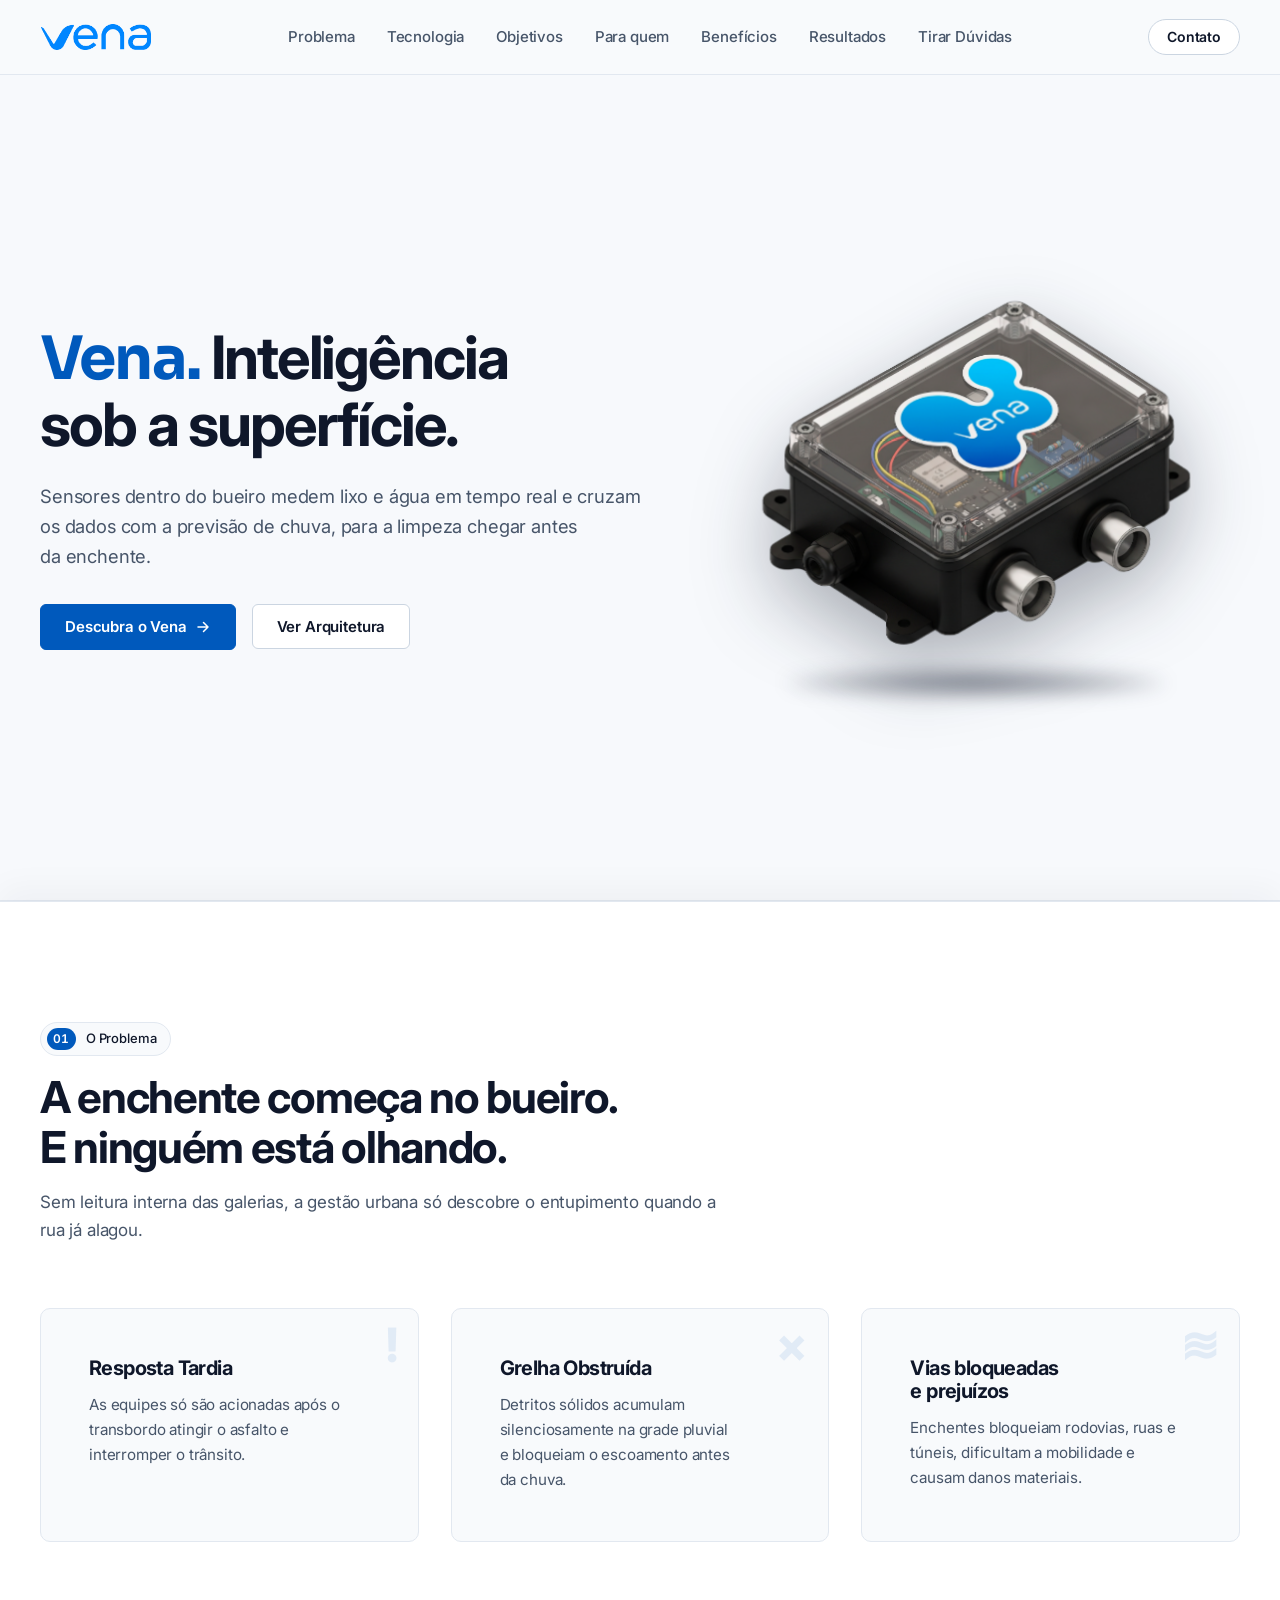
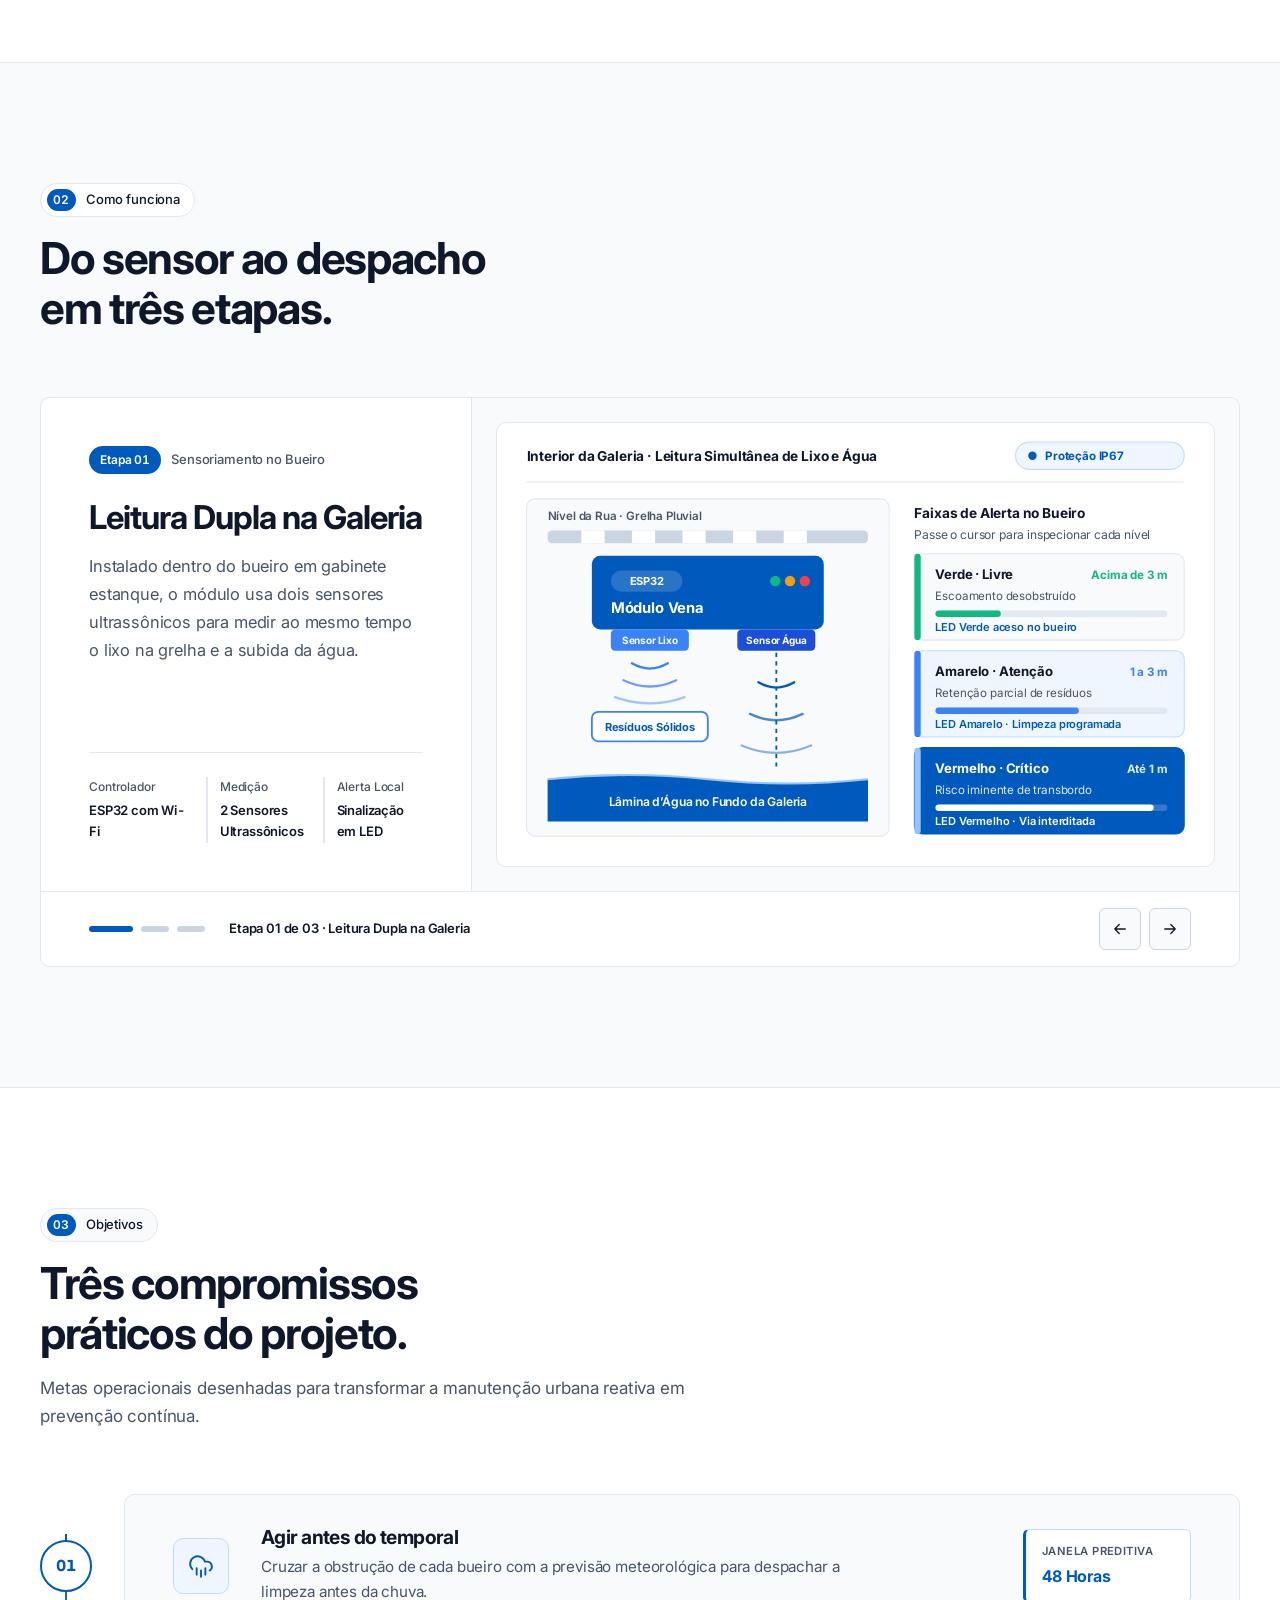
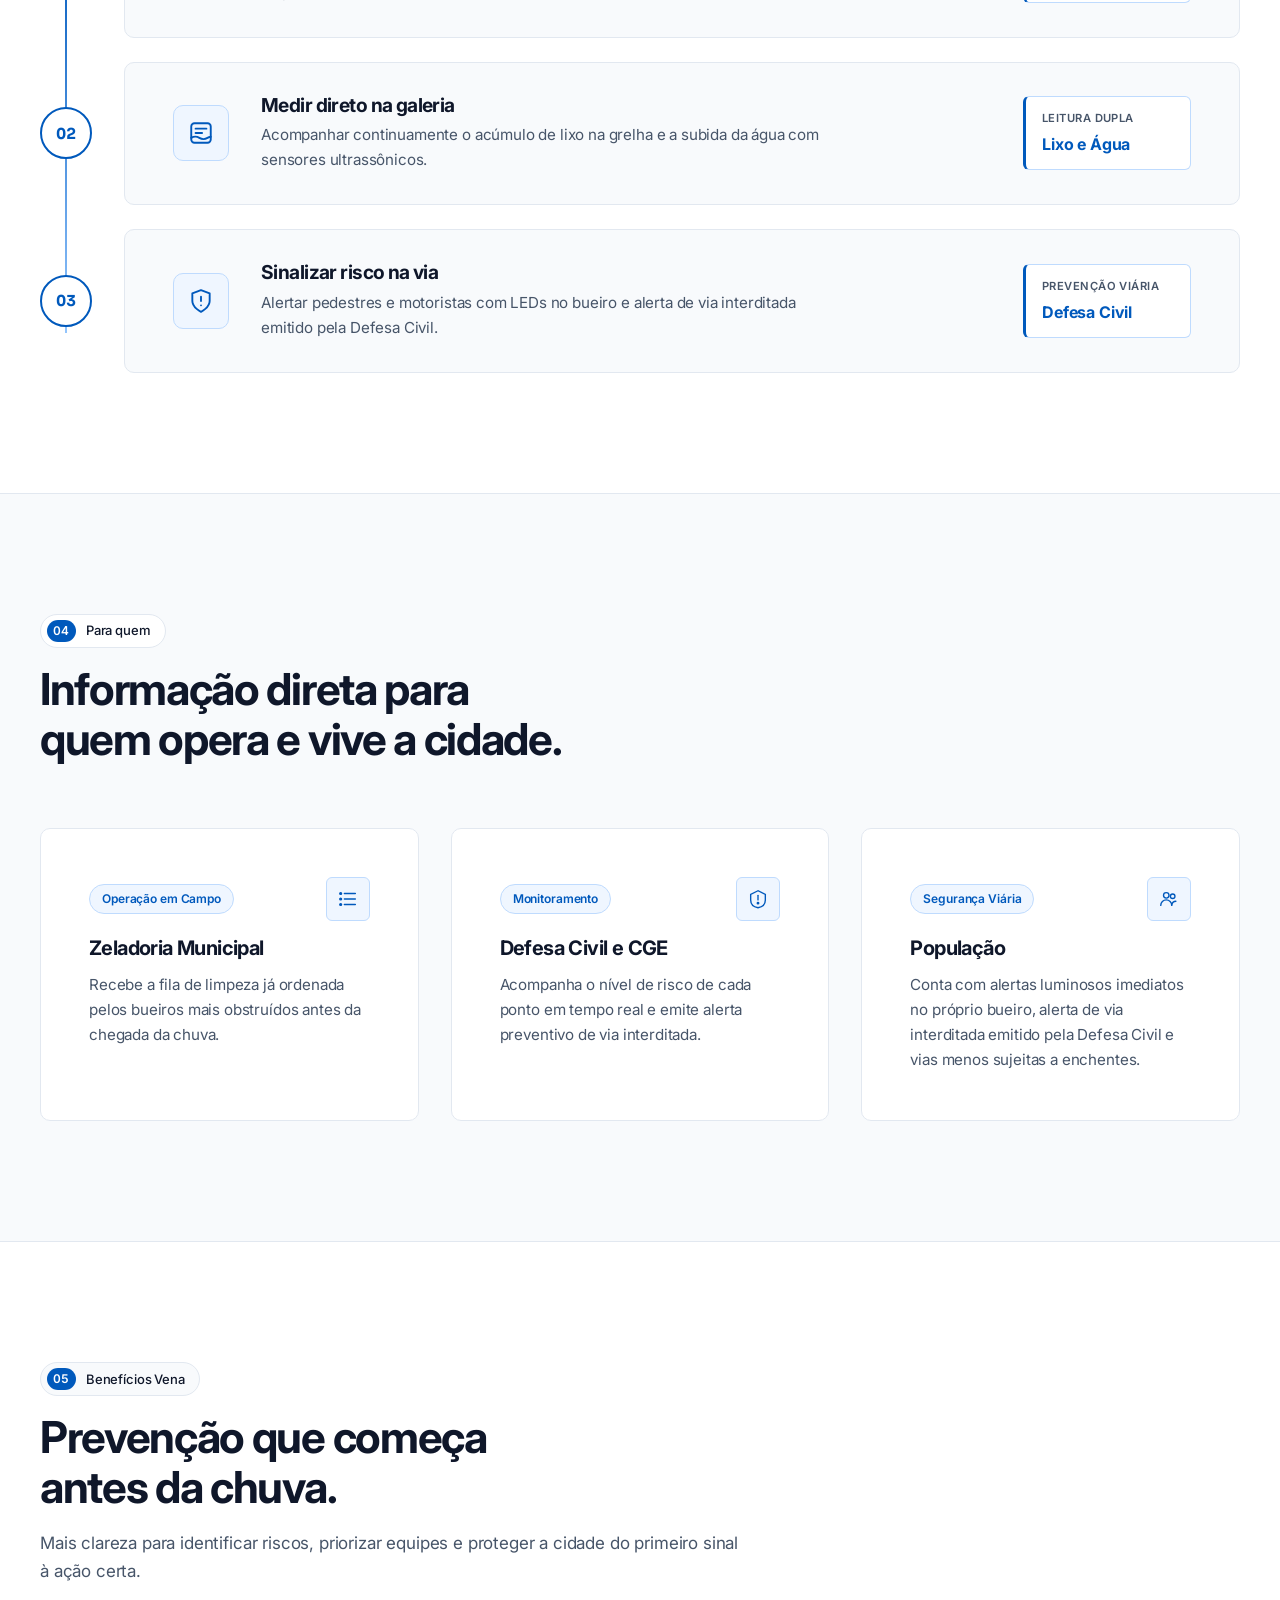
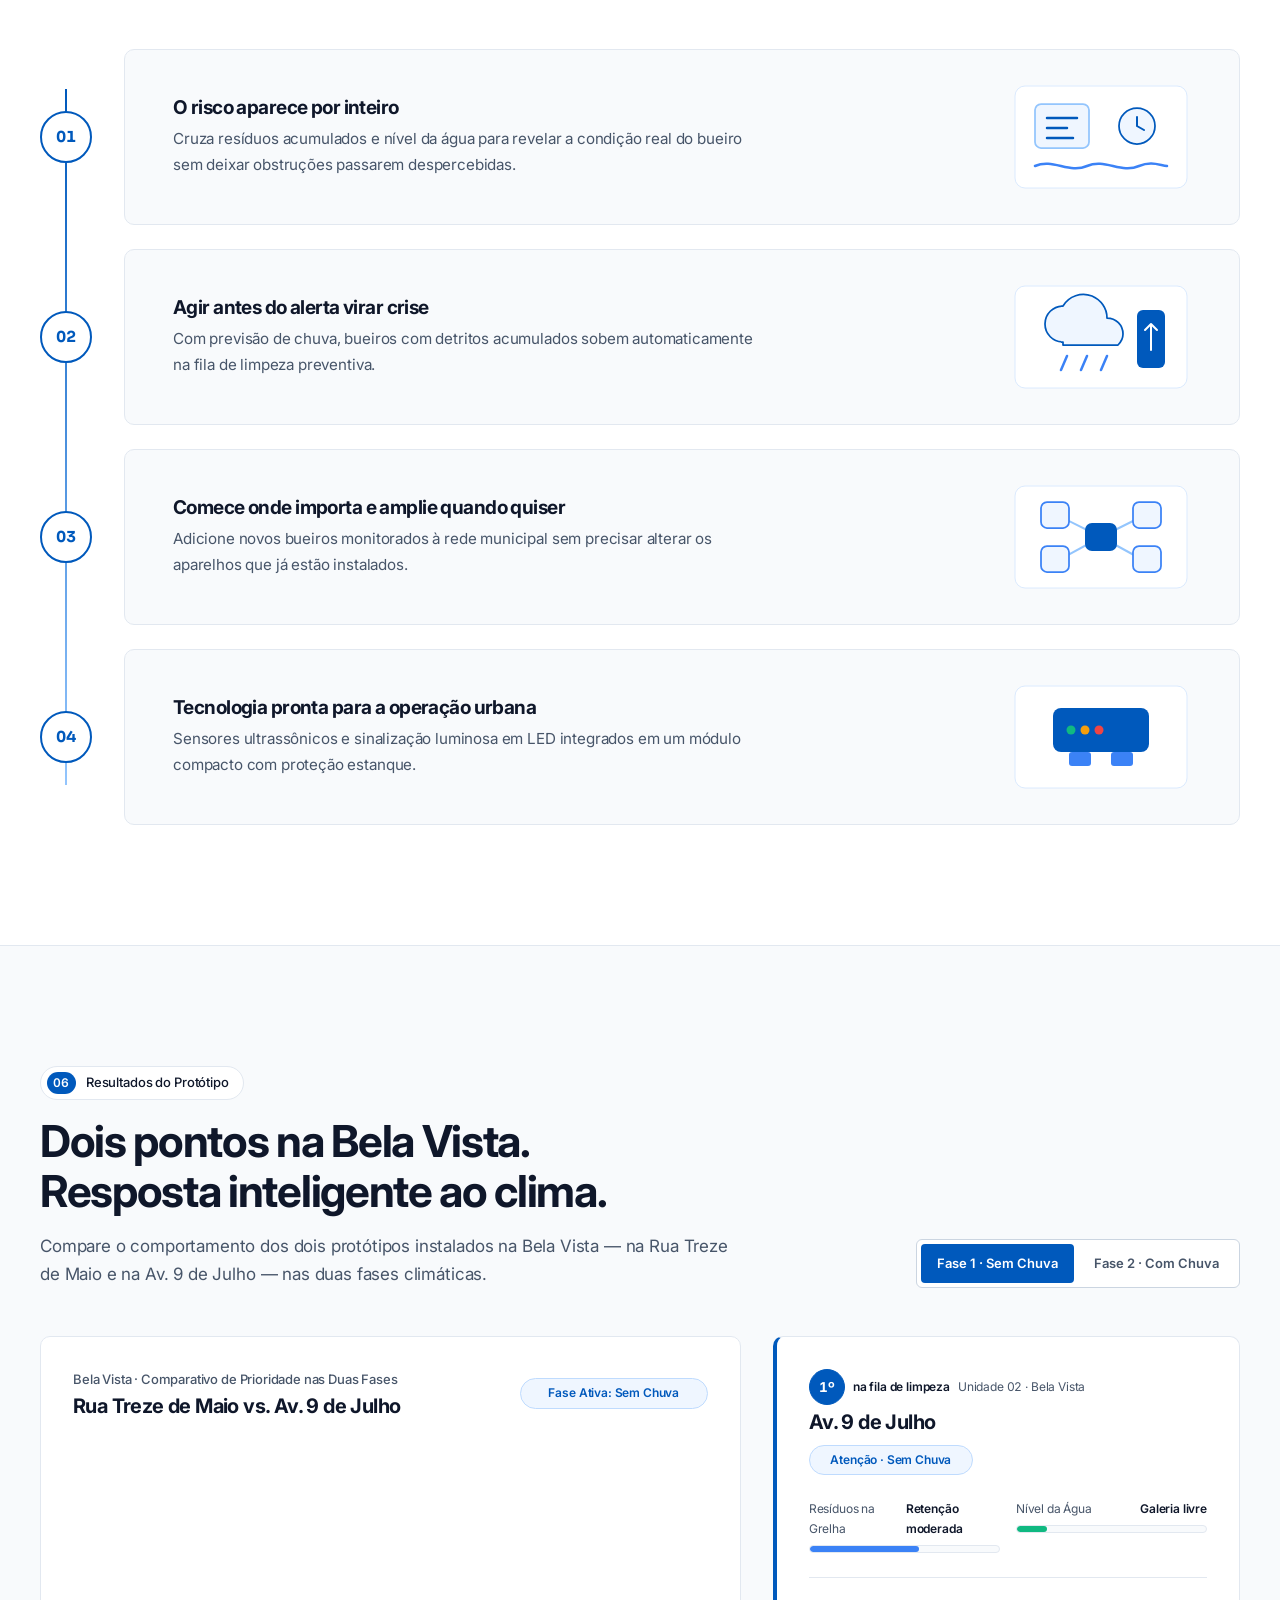
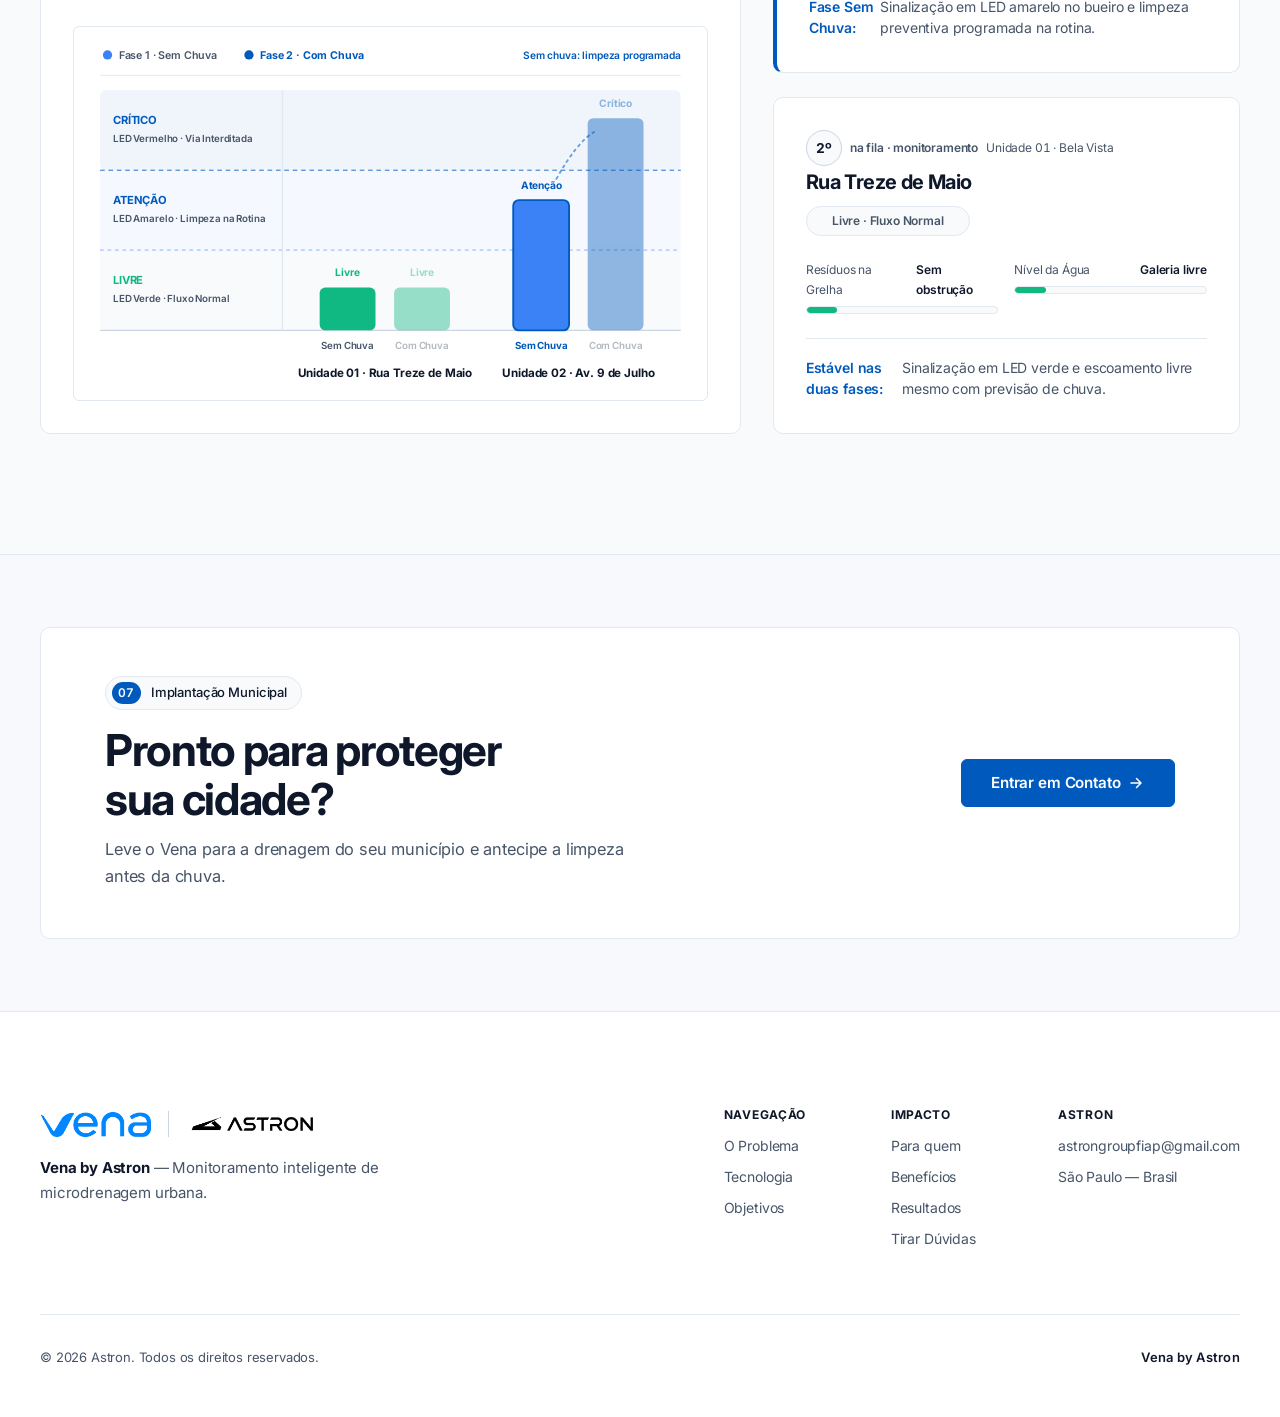
<file: index.html>
<!DOCTYPE html>
<html lang="pt-BR">
<head>
  <meta charset="utf-8">
  <meta name="viewport" content="width=device-width, initial-scale=1.0">
  <meta name="description" content="Sistema inteligente de monitoramento de drenagem urbana e prevenção de alagamentos desenvolvido pela Astron.">
  <link rel="preconnect" href="https://fonts.googleapis.com">
  <link rel="preconnect" href="https://fonts.gstatic.com" crossorigin>
  <link href="https://fonts.googleapis.com/css2?family=Inter:wght@400;500;600;700&amp;family=Sora:wght@700;800&amp;display=swap" rel="stylesheet">
  <link rel="stylesheet" href="assets/css/style.css">
  <link rel="icon" href="assets/img/logotitle.png" type="image/png">
  <title>Vena</title>
</head>
<body>
  <a href="#main-content" class="skip-link visually-hidden">Pular para o conteúdo principal</a>

  <div id="custom-cursor" class="custom-cursor" aria-hidden="true"></div>

  <header id="site-header" class="site-header">
    <div class="container header-inner">
      <a href="#" class="brand-link" aria-label="Vena by Astron — Início">
        <img src="assets/img/logo.png" alt="Vena Logo" class="brand-logo" width="112" height="28">
      </a>

      <nav class="primary-nav" aria-label="Principal">
        <ul class="nav-list">
          <li><a href="#problema" class="nav-link">Problema</a></li>
          <li><a href="#tecnologia" class="nav-link">Tecnologia</a></li>
          <li><a href="#objetivos" class="nav-link">Objetivos</a></li>
          <li><a href="#publico" class="nav-link">Para quem</a></li>
          <li><a href="#beneficios" class="nav-link">Benefícios</a></li>
          <li><a href="#resultados" class="nav-link">Resultados</a></li>
          <li><a href="duvidas.html" class="nav-link">Tirar Dúvidas</a></li>
        </ul>
      </nav>

      <div class="header-actions">
        <a href="#contato" class="btn btn-contact btn-sm">Contato</a>
      </div>
    </div>
  </header>

  <main id="main-content" tabindex="-1">
    <section id="hero" class="hero-section" aria-label="Apresentação do dispositivo Vena">
      <video
        class="hero-video-bg"
        autoplay
        loop
        muted
        playsinline
        aria-hidden="true"
        width="1920"
        height="1080"
      >
        <source src="assets/video/hero-bg-video.mp4" type="video/mp4">
      </video>

      <div class="hero-video-overlay" aria-hidden="true"></div>

      <div class="container hero-stage">
        <div class="hero-copy reveal">
          <h1 class="hero-title">
            <span class="hero-title-brand">Vena.</span> Inteligência sob a superfície.
          </h1>

          <p class="hero-subtitle">
            Sensores dentro do bueiro medem lixo e água em tempo real e cruzam os dados com a previsão de chuva, para a limpeza chegar antes da enchente.
          </p>

          <div class="hero-cta-group">
            <a href="#problema" class="btn btn-primary">
              <span>Descubra o Vena</span>
              <svg aria-hidden="true" class="icon-arrow" width="16" height="16" viewBox="0 0 16 16" fill="none">
                <path d="M3 8H13M13 8L8.5 3.5M13 8L8.5 12.5" stroke="currentColor" stroke-width="1.5" stroke-linecap="round" stroke-linejoin="round"/>
              </svg>
            </a>
            <a href="#tecnologia" class="btn btn-secondary">Ver Arquitetura</a>
          </div>
        </div>

        <div class="hero-showcase" aria-label="Visualização 3D do hardware Vena">
          <div id="hero-device-scroll" class="hero-device-scroll">
            <div class="hero-device-float">
              <div class="hero-device-rig">
                <img
                  src="assets/img/vena-device.png"
                  alt="Dispositivo IoT Vena flutuando em perspectiva isométrica: gabinete preto fosco IP67 com tampa superior transparente exibindo circuito ESP32 interno e dois sensores ultrassônicos metálicos inferiores"
                  class="hero-device-img"
                  width="1024"
                  height="768"
                  fetchpriority="high"
                >
              </div>
            </div>
          </div>
          <div class="device-floor-shadow" aria-hidden="true"></div>
        </div>
      </div>
    </section>

    <section id="problema" class="section-block section-surface">
      <div class="container">
        <div class="section-header reveal">
          <span class="section-kicker"><span class="kicker-num">01</span>O Problema</span>
          <h2 class="section-title">A enchente começa no bueiro. E ninguém está olhando.</h2>
          <p class="section-description">
            Sem leitura interna das galerias, a gestão urbana só descobre o entupimento quando a rua já alagou.
          </p>
        </div>

        <div class="grid-3">
          <article class="clean-card reveal">
            <span class="problem-symbol" aria-hidden="true">!</span>
            <h3 class="card-title">Resposta Tardia</h3>
            <p class="card-text">
              As equipes só são acionadas após o transbordo atingir o asfalto e interromper o trânsito.
            </p>
          </article>

          <article class="clean-card reveal">
            <span class="problem-symbol" aria-hidden="true">×</span>
            <h3 class="card-title">Grelha Obstruída</h3>
            <p class="card-text">
              Detritos sólidos acumulam silenciosamente na grade pluvial e bloqueiam o escoamento antes da chuva.
            </p>
          </article>

          <article class="clean-card reveal">
            <span class="problem-symbol" aria-hidden="true">≋</span>
            <h3 class="card-title">Vias bloqueadas e prejuízos</h3>
            <p class="card-text">
              Enchentes bloqueiam rodovias, ruas e túneis, dificultam a mobilidade e causam danos materiais.
            </p>
          </article>
        </div>
      </div>
    </section>

    <section id="tecnologia" class="section-block section-offwhite" aria-label="Tecnologia e Arquitetura Vena">
      <div class="container">
        <div class="section-header reveal">
          <span class="section-kicker"><span class="kicker-num">02</span>Como funciona</span>
          <h2 class="section-title">Do sensor ao despacho em três etapas.</h2>
        </div>

        <div
          id="vena-slider"
          class="slider-shell reveal"
          tabindex="0"
          role="region"
          aria-roledescription="carrossel"
          aria-label="Fases da arquitetura do sistema Vena"
        >
          <div class="slider-viewport">
            <div id="slider-track" class="slider-track">

              <article class="slider-slide is-selected" data-real-index="0" aria-label="1 de 3: Leitura Dupla na Galeria">
                <div class="slide-split-card">
                  <div class="slide-copy-col">
                    <div class="slide-copy-body">
                      <div class="slide-badge-row">
                        <span class="slide-step-pill">Etapa 01</span>
                        <span class="slide-tag">Sensoriamento no Bueiro</span>
                      </div>

                      <h3 class="slide-headline">Leitura Dupla na Galeria</h3>

                      <p class="slide-description">
                        Instalado dentro do bueiro em gabinete estanque, o módulo usa dois sensores ultrassônicos para medir ao mesmo tempo o lixo na grelha e a subida da água.
                      </p>
                    </div>

                    <dl class="slide-specs-grid">
                      <div class="spec-box">
                        <dt>Controlador</dt>
                        <dd>ESP32 com Wi-Fi</dd>
                      </div>
                      <div class="spec-box">
                        <dt>Medição</dt>
                        <dd>2 Sensores Ultrassônicos</dd>
                      </div>
                      <div class="spec-box">
                        <dt>Alerta Local</dt>
                        <dd>Sinalização em LED</dd>
                      </div>
                    </dl>
                  </div>

                  <div class="slide-visual-col">
                    <figure
                      class="technical-diagram-frame interactive-chart-shell"
                      id="chart-shell-edge"
                      data-chart-id="tech-edge"
                      aria-label="Diagrama interativo de leitura dupla na galeria e faixas de alerta"
                    >
                      <div class="chart-svg-mount" id="chart-mount-edge"></div>
                      <div class="chart-tooltip" id="tooltip-edge" role="status" aria-live="polite" hidden></div>
                    </figure>
                  </div>
                </div>
              </article>

              <article class="slider-slide" data-real-index="1" aria-label="2 de 3: Monitoramento e Previsão de Chuva">
                <div class="slide-split-card">
                  <div class="slide-copy-col">
                    <div class="slide-copy-body">
                      <div class="slide-badge-row">
                        <span class="slide-step-pill">Etapa 02</span>
                        <span class="slide-tag">Nuvem e Meteorologia</span>
                      </div>

                      <h3 class="slide-headline">Monitoramento e Previsão de Chuva</h3>

                      <p class="slide-description">
                        Os dados de cada bueiro seguem em tempo real para a central, que consulta a previsão meteorológica das próximas 48 horas para antecipar temporais.
                      </p>
                    </div>

                    <dl class="slide-specs-grid">
                      <div class="spec-box">
                        <dt>Transmissão</dt>
                        <dd>Tempo Real via Nuvem</dd>
                      </div>
                      <div class="spec-box">
                        <dt>Previsão</dt>
                        <dd>Janela de 48 Horas</dd>
                      </div>
                      <div class="spec-box">
                        <dt>Escala</dt>
                        <dd>Expansão por Bairro</dd>
                      </div>
                    </dl>
                  </div>

                  <div class="slide-visual-col">
                    <figure
                      class="technical-diagram-frame interactive-chart-shell"
                      id="chart-shell-forecast"
                      data-chart-id="tech-forecast"
                      aria-label="Gráfico interativo de telemetria e previsão de chuva para 48 horas"
                    >
                      <div class="chart-svg-mount" id="chart-mount-forecast"></div>
                      <div class="chart-tooltip" id="tooltip-forecast" role="status" aria-live="polite" hidden></div>
                    </figure>
                  </div>
                </div>
              </article>

              <article class="slider-slide" data-real-index="2" aria-label="3 de 3: Priorização Inteligente da Limpeza">
                <div class="slide-split-card">
                  <div class="slide-copy-col">
                    <div class="slide-copy-body">
                      <div class="slide-badge-row">
                        <span class="slide-step-pill">Etapa 03</span>
                        <span class="slide-tag">Decisão e Despacho</span>
                      </div>

                      <h3 class="slide-headline">Priorização Inteligente da Limpeza</h3>

                      <p class="slide-description">
                        O sistema cruza o nível de obstrução com a aproximação da chuva para ordenar a fila de limpeza e acionar o alerta de via interditada.
                      </p>
                    </div>

                    <dl class="slide-specs-grid">
                      <div class="spec-box">
                        <dt>Classificação</dt>
                        <dd>Livre, Atenção e Crítico</dd>
                      </div>
                      <div class="spec-box">
                        <dt>Prevenção</dt>
                        <dd>Elevação com Chuva</dd>
                      </div>
                      <div class="spec-box">
                        <dt>Resposta</dt>
                        <dd>Limpeza e Interdição</dd>
                      </div>
                    </dl>
                  </div>

                  <div class="slide-visual-col">
                    <figure
                      class="technical-diagram-frame interactive-chart-shell"
                      id="chart-shell-priority"
                      data-chart-id="tech-priority"
                      aria-label="Gráfico interativo de elevação preventiva de prioridade antes do temporal"
                    >
                      <div class="chart-svg-mount" id="chart-mount-priority"></div>
                      <div class="chart-tooltip" id="tooltip-priority" role="status" aria-live="polite" hidden></div>
                    </figure>
                  </div>
                </div>
              </article>

            </div>
          </div>

          <div class="slider-control-bar">
            <div class="slider-pagination-group">
              <div class="slider-dots" role="tablist" aria-label="Selecionar fase da arquitetura">
                <button
                  type="button"
                  role="tab"
                  class="slider-dot is-active"
                  aria-selected="true"
                  aria-label="Slide 1: Leitura Dupla na Galeria"
                  data-slide-to="0"
                  data-cursor="slider-nav"
                ></button>
                <button
                  type="button"
                  role="tab"
                  class="slider-dot"
                  aria-selected="false"
                  aria-label="Slide 2: Monitoramento e Previsão de Chuva"
                  data-slide-to="1"
                  data-cursor="slider-nav"
                ></button>
                <button
                  type="button"
                  role="tab"
                  class="slider-dot"
                  aria-selected="false"
                  aria-label="Slide 3: Priorização Inteligente da Limpeza"
                  data-slide-to="2"
                  data-cursor="slider-nav"
                ></button>
              </div>

              <p id="slider-status" class="slider-status" aria-live="polite">
                Etapa 01 de 03 · Leitura Dupla na Galeria
              </p>
            </div>

            <div class="slider-nav-group">
              <div class="slider-arrows" aria-label="Controles do carrossel">
                <button
                  type="button"
                  id="slider-prev"
                  class="slider-arrow"
                  data-cursor="slider-nav"
                  aria-label="Slide anterior"
                >
                  <svg aria-hidden="true" width="18" height="18" viewBox="0 0 24 24" fill="none" stroke="currentColor" stroke-width="1.75">
                    <path d="M19 12H5M5 12L11 18M5 12L11 6" stroke-linecap="round" stroke-linejoin="round"/>
                  </svg>
                </button>
                <button
                  type="button"
                  id="slider-next"
                  class="slider-arrow"
                  data-cursor="slider-nav"
                  aria-label="Próximo slide"
                >
                  <svg aria-hidden="true" width="18" height="18" viewBox="0 0 24 24" fill="none" stroke="currentColor" stroke-width="1.75">
                    <path d="M5 12H19M19 12L13 6M19 12L13 18" stroke-linecap="round" stroke-linejoin="round"/>
                  </svg>
                </button>
              </div>
            </div>
          </div>
        </div>
      </div>
    </section>

    <section id="objetivos" class="section-block section-surface">
      <div class="container">
        <div class="section-header reveal">
          <span class="section-kicker"><span class="kicker-num">03</span>Objetivos</span>
          <h2 class="section-title">Três compromissos práticos do projeto.</h2>
          <p class="section-description">
            Metas operacionais desenhadas para transformar a manutenção urbana reativa em prevenção contínua.
          </p>
        </div>

        <div class="objectives-list">
          <article class="objective-item reveal">
            <span class="objective-number" aria-hidden="true">01</span>
            <div class="objective-card">
              <div class="objective-icon-box" aria-hidden="true">
                <svg width="26" height="26" viewBox="0 0 24 24" fill="none" stroke="currentColor" stroke-width="1.75" stroke-linecap="round" stroke-linejoin="round">
                  <path d="M4 14.899A7 7 0 1 1 15.71 8h1.79a4.5 4.5 0 0 1 2.5 8.242"/>
                  <path d="M16 14v6M8 14v6M12 16v6"/>
                </svg>
              </div>
              <div class="objective-body">
                <h3 class="objective-title">Agir antes do temporal</h3>
                <p class="objective-text">
                  Cruzar a obstrução de cada bueiro com a previsão meteorológica para despachar a limpeza antes da chuva.
                </p>
              </div>
              <div class="objective-meta">
                <span class="objective-meta-label">Janela Preditiva</span>
                <strong class="objective-meta-value">48 Horas</strong>
              </div>
            </div>
          </article>

          <article class="objective-item reveal">
            <span class="objective-number" aria-hidden="true">02</span>
            <div class="objective-card">
              <div class="objective-icon-box" aria-hidden="true">
                <svg width="26" height="26" viewBox="0 0 24 24" fill="none" stroke="currentColor" stroke-width="1.75" stroke-linecap="round" stroke-linejoin="round">
                  <rect x="3" y="3" width="18" height="18" rx="3"/>
                  <path d="M7 8h10M7 12h6"/>
                  <path d="M3 16.5c2.5-1.5 5-1.5 7.5 0s5 1.5 7.5 0 1.5-.5 3-1"/>
                </svg>
              </div>
              <div class="objective-body">
                <h3 class="objective-title">Medir direto na galeria</h3>
                <p class="objective-text">
                  Acompanhar continuamente o acúmulo de lixo na grelha e a subida da água com sensores ultrassônicos.
                </p>
              </div>
              <div class="objective-meta">
                <span class="objective-meta-label">Leitura Dupla</span>
                <strong class="objective-meta-value">Lixo e Água</strong>
              </div>
            </div>
          </article>

          <article class="objective-item reveal">
            <span class="objective-number" aria-hidden="true">03</span>
            <div class="objective-card">
              <div class="objective-icon-box" aria-hidden="true">
                <svg width="26" height="26" viewBox="0 0 24 24" fill="none" stroke="currentColor" stroke-width="1.75" stroke-linecap="round" stroke-linejoin="round">
                  <path d="M12 22s8-4 8-10V5l-8-3-8 3v7c0 6 8 10 8 10z"/>
                  <path d="M12 8v4"/>
                  <path d="M12 16h.01"/>
                </svg>
              </div>
              <div class="objective-body">
                <h3 class="objective-title">Sinalizar risco na via</h3>
                <p class="objective-text">
                  Alertar pedestres e motoristas com LEDs no bueiro e alerta de via interditada emitido pela Defesa Civil.
                </p>
              </div>
              <div class="objective-meta">
                <span class="objective-meta-label">Prevenção Viária</span>
                <strong class="objective-meta-value">Defesa Civil</strong>
              </div>
            </div>
          </article>
        </div>
      </div>
    </section>

    <section id="publico" class="section-block section-offwhite">
      <div class="container">
        <div class="section-header reveal">
          <span class="section-kicker"><span class="kicker-num">04</span>Para quem</span>
          <h2 class="section-title">Informação direta para quem opera e vive a cidade.</h2>
        </div>

        <div class="grid-3">
          <article class="audience-card reveal">
            <div class="audience-header">
              <span class="audience-badge">Operação em Campo</span>
              <div class="icon-box" aria-hidden="true">
                <svg width="22" height="22" viewBox="0 0 24 24" fill="none" stroke="currentColor" stroke-width="1.5">
                  <path d="M8 6H20M8 12H20M8 18H20" stroke-linecap="round"/>
                  <circle cx="4" cy="6" r="1" fill="currentColor"/>
                  <circle cx="4" cy="12" r="1" fill="currentColor"/>
                  <circle cx="4" cy="18" r="1" fill="currentColor"/>
                </svg>
              </div>
            </div>
            <h3 class="card-title">Zeladoria Municipal</h3>
            <p class="card-text">
              Recebe a fila de limpeza já ordenada pelos bueiros mais obstruídos antes da chegada da chuva.
            </p>
          </article>

          <article class="audience-card reveal">
            <div class="audience-header">
              <span class="audience-badge">Monitoramento</span>
              <div class="icon-box" aria-hidden="true">
                <svg width="22" height="22" viewBox="0 0 24 24" fill="none" stroke="currentColor" stroke-width="1.5">
                  <path d="M12 3L4 7V13C4 17.5 7.4 20.6 12 21.5C16.6 20.6 20 17.5 20 13V7L12 3Z"/>
                  <path d="M12 8V13" stroke-linecap="round"/>
                  <circle cx="12" cy="16.5" r="0.8" fill="currentColor"/>
                </svg>
              </div>
            </div>
            <h3 class="card-title">Defesa Civil e CGE</h3>
            <p class="card-text">
              Acompanha o nível de risco de cada ponto em tempo real e emite alerta preventivo de via interditada.
            </p>
          </article>

          <article class="audience-card reveal">
            <div class="audience-header">
              <span class="audience-badge">Segurança Viária</span>
              <div class="icon-box" aria-hidden="true">
                <svg width="22" height="22" viewBox="0 0 24 24" fill="none" stroke="currentColor" stroke-width="1.5">
                  <circle cx="9" cy="8" r="3"/>
                  <circle cx="16" cy="9" r="2.5"/>
                  <path d="M3 19C3 15.7 5.7 13 9 13C12.3 13 15 15.7 15 19" stroke-linecap="round"/>
                  <path d="M15 18.5C15.5 16.2 17.3 14.5 19.5 14.5" stroke-linecap="round"/>
                </svg>
              </div>
            </div>
            <h3 class="card-title">População</h3>
            <p class="card-text">
              Conta com alertas luminosos imediatos no próprio bueiro, alerta de via interditada emitido pela Defesa Civil e vias menos sujeitas a enchentes.
            </p>
          </article>
        </div>
      </div>
    </section>

    <section id="beneficios" class="section-block section-surface" aria-labelledby="benefits-title">
      <div class="container">
        <div class="section-header reveal">
          <span class="section-kicker"><span class="kicker-num">05</span>Benefícios Vena</span>
          <h2 class="section-title" id="benefits-title">Prevenção que começa antes da chuva.</h2>
          <p class="section-description">
            Mais clareza para identificar riscos, priorizar equipes e proteger a cidade do primeiro sinal à ação certa.
          </p>
        </div>

        <div class="benefits-timeline">
          <article class="benefit-item reveal">
            <span class="benefit-index" aria-hidden="true">01</span>
            <div class="benefit-body">
              <div class="benefit-copy">
                <h3 class="benefit-title">O risco aparece por inteiro</h3>
                <p class="benefit-text">
                  Cruza resíduos acumulados e nível da água para revelar a condição real do bueiro sem deixar obstruções passarem despercebidas.
                </p>
              </div>
              <div class="benefit-visual" aria-hidden="true">
                <svg viewBox="0 0 180 110" fill="none" xmlns="http://www.w3.org/2000/svg">
                  <rect x="4" y="4" width="172" height="102" rx="10" fill="#FFFFFF" stroke="#DBEAFE"/>
                  <rect x="24" y="22" width="54" height="44" rx="6" fill="#EFF6FF" stroke="#93C5FD" stroke-width="1.75"/>
                  <path d="M36 36H66M36 46H56M36 56H62" stroke="#0059BC" stroke-width="2.5" stroke-linecap="round"/>
                  <circle cx="126" cy="44" r="18" fill="#EFF6FF" stroke="#0059BC" stroke-width="1.75"/>
                  <path d="M126 35V44L133 48" stroke="#0059BC" stroke-width="2" stroke-linecap="round"/>
                  <path d="M24 84C42 76 58 92 76 84C94 76 110 92 128 84C140 79 148 83 156 84" stroke="#3B82F6" stroke-width="2.5" stroke-linecap="round"/>
                </svg>
              </div>
            </div>
          </article>

          <article class="benefit-item reveal">
            <span class="benefit-index" aria-hidden="true">02</span>
            <div class="benefit-body">
              <div class="benefit-copy">
                <h3 class="benefit-title">Agir antes do alerta virar crise</h3>
                <p class="benefit-text">
                  Com previsão de chuva, bueiros com detritos acumulados sobem automaticamente na fila de limpeza preventiva.
                </p>
              </div>
              <div class="benefit-visual" aria-hidden="true">
                <svg viewBox="0 0 180 110" fill="none" xmlns="http://www.w3.org/2000/svg">
                  <rect x="4" y="4" width="172" height="102" rx="10" fill="#FFFFFF" stroke="#DBEAFE"/>
                  <path d="M52 60C42 60 34 52 34 42C34 32 42 24 52 24C58 14 70 10 81 14C90 18 96 26 96 36C105 36 112 43 112 52C112 56 110 60 107 63H52V60Z" fill="#EFF6FF" stroke="#0059BC" stroke-width="1.75" stroke-linejoin="round"/>
                  <path d="M56 74L50 88M76 74L70 88M96 74L90 88" stroke="#3B82F6" stroke-width="2.5" stroke-linecap="round"/>
                  <rect x="126" y="28" width="28" height="58" rx="6" fill="#0059BC"/>
                  <path d="M140 68V42M140 42L134 48M140 42L146 48" stroke="#FFFFFF" stroke-width="2" stroke-linecap="round" stroke-linejoin="round"/>
                </svg>
              </div>
            </div>
          </article>

          <article class="benefit-item reveal">
            <span class="benefit-index" aria-hidden="true">03</span>
            <div class="benefit-body">
              <div class="benefit-copy">
                <h3 class="benefit-title">Comece onde importa e amplie quando quiser</h3>
                <p class="benefit-text">
                  Adicione novos bueiros monitorados à rede municipal sem precisar alterar os aparelhos que já estão instalados.
                </p>
              </div>
              <div class="benefit-visual" aria-hidden="true">
                <svg viewBox="0 0 180 110" fill="none" xmlns="http://www.w3.org/2000/svg">
                  <rect x="4" y="4" width="172" height="102" rx="10" fill="#FFFFFF" stroke="#DBEAFE"/>
                  <line x1="48" y1="34" x2="90" y2="55" stroke="#93C5FD" stroke-width="2"/>
                  <line x1="132" y1="34" x2="90" y2="55" stroke="#93C5FD" stroke-width="2"/>
                  <line x1="48" y1="78" x2="90" y2="55" stroke="#93C5FD" stroke-width="2"/>
                  <line x1="132" y1="78" x2="90" y2="55" stroke="#93C5FD" stroke-width="2"/>
                  <rect x="30" y="20" width="28" height="26" rx="6" fill="#EFF6FF" stroke="#3B82F6" stroke-width="1.75"/>
                  <rect x="122" y="20" width="28" height="26" rx="6" fill="#EFF6FF" stroke="#3B82F6" stroke-width="1.75"/>
                  <rect x="74" y="41" width="32" height="28" rx="7" fill="#0059BC"/>
                  <rect x="30" y="64" width="28" height="26" rx="6" fill="#EFF6FF" stroke="#3B82F6" stroke-width="1.75"/>
                  <rect x="122" y="64" width="28" height="26" rx="6" fill="#EFF6FF" stroke="#3B82F6" stroke-width="1.75"/>
                </svg>
              </div>
            </div>
          </article>

          <article class="benefit-item reveal">
            <span class="benefit-index" aria-hidden="true">04</span>
            <div class="benefit-body">
              <div class="benefit-copy">
                <h3 class="benefit-title">Tecnologia pronta para a operação urbana</h3>
                <p class="benefit-text">
                  Sensores ultrassônicos e sinalização luminosa em LED integrados em um módulo compacto com proteção estanque.
                </p>
              </div>
              <div class="benefit-visual" aria-hidden="true">
                <svg viewBox="0 0 180 110" fill="none" xmlns="http://www.w3.org/2000/svg">
                  <rect x="4" y="4" width="172" height="102" rx="10" fill="#FFFFFF" stroke="#DBEAFE"/>
                  <rect x="42" y="26" width="96" height="44" rx="8" fill="#0059BC"/>
                  <circle cx="60" cy="48" r="4.5" fill="#10B981"/>
                  <circle cx="74" cy="48" r="4.5" fill="#F59E0B"/>
                  <circle cx="88" cy="48" r="4.5" fill="#EF4444"/>
                  <rect x="58" y="70" width="22" height="14" rx="3" fill="#3B82F6"/>
                  <rect x="100" y="70" width="22" height="14" rx="3" fill="#3B82F6"/>
                </svg>
              </div>
            </div>
          </article>
        </div>
      </div>
    </section>

    <section id="resultados" class="section-block section-offwhite" aria-labelledby="resultados-title">
      <div class="container">
        <div class="results-top-bar reveal">
          <div class="section-header results-header-compact">
            <span class="section-kicker"><span class="kicker-num">06</span>Resultados do Protótipo</span>
            <h2 id="resultados-title" class="section-title">Dois pontos na Bela Vista. Resposta inteligente ao clima.</h2>
            <p class="section-description">
              Compare o comportamento dos dois protótipos instalados na Bela Vista — na Rua Treze de Maio e na Av. 9 de Julho — nas duas fases climáticas.
            </p>
          </div>

          <div class="scenario-switcher" role="group" aria-label="Alternar fase climática">
            <button
              type="button"
              class="scenario-btn is-active"
              data-scenario="dry"
              aria-pressed="true"
            >
              Fase 1 · Sem Chuva
            </button>
            <button
              type="button"
              class="scenario-btn"
              data-scenario="rain"
              aria-pressed="false"
            >
              Fase 2 · Com Chuva
            </button>
          </div>
        </div>

        <div class="results-dashboard-grid">
          <article class="results-panel reveal" aria-label="Gráfico comparativo das duas fases climáticas na Bela Vista">
            <div class="results-panel-header">
              <div>
                <span class="results-panel-tag">Bela Vista · Comparativo de Prioridade nas Duas Fases</span>
                <h3 class="results-panel-title">Rua Treze de Maio vs. Av. 9 de Julho</h3>
              </div>
              <span class="results-active-phase-pill" id="results-phase-badge">Fase Ativa: Sem Chuva</span>
            </div>

            <figure
              class="results-chart-frame interactive-chart-shell"
              id="chart-shell-results"
              data-chart-id="results-comparison"
              aria-label="Gráfico interativo comparando Rua Treze de Maio e Av. 9 de Julho na Bela Vista nas fases sem chuva e com chuva"
            >
              <div class="chart-svg-mount" id="chart-mount-results"></div>
              <div class="chart-tooltip" id="tooltip-results" role="status" aria-live="polite" hidden></div>
            </figure>
          </article>

          <div class="prototype-nodes-col">
            <article class="arduino-node-card arduino-node-priority reveal" id="card-bueiro-02" aria-label="Unidade 02: Av. 9 de Julho na Bela Vista">
              <div class="node-card-top">
                <div>
                  <div class="node-id-row">
                    <span class="node-rank-badge" id="rank-bueiro-02">
                      <span class="node-rank-circle">1º</span>
                      <span>na fila de limpeza</span>
                    </span>
                    <span class="node-coords">Unidade 02 · Bela Vista</span>
                  </div>
                  <h3 class="node-location-title">Av. 9 de Julho</h3>
                </div>
                <span class="fleet-pill fleet-pill-warning" id="pill-bueiro-02">Atenção · Sem Chuva</span>
              </div>

              <div class="node-bars-grid">
                <div class="node-metric-item">
                  <div class="node-metric-label">
                    <span>Resíduos na Grelha</span>
                    <strong>Retenção moderada</strong>
                  </div>
                  <div class="fleet-bar-track" aria-hidden="true">
                    <div class="fleet-bar-fill fill-warning" style="width: 58%"></div>
                  </div>
                </div>

                <div class="node-metric-item">
                  <div class="node-metric-label">
                    <span>Nível da Água</span>
                    <strong>Galeria livre</strong>
                  </div>
                  <div class="fleet-bar-track" aria-hidden="true">
                    <div class="fleet-bar-fill fill-normal" style="width: 16%"></div>
                  </div>
                </div>
              </div>

              <div class="node-footer-meta">
                <p class="node-action-summary" id="action-bueiro-02">
                  <strong>Fase Sem Chuva:</strong> Sinalização em LED amarelo no bueiro e limpeza preventiva programada na rotina.
                </p>
              </div>
            </article>

            <article class="arduino-node-card reveal" id="card-bueiro-01" aria-label="Unidade 01: Rua Treze de Maio na Bela Vista">
              <div class="node-card-top">
                <div>
                  <div class="node-id-row">
                    <span class="node-rank-badge node-rank-secondary">
                      <span class="node-rank-circle">2º</span>
                      <span>na fila · monitoramento</span>
                    </span>
                    <span class="node-coords">Unidade 01 · Bela Vista</span>
                  </div>
                  <h3 class="node-location-title">Rua Treze de Maio</h3>
                </div>
                <span class="fleet-pill fleet-pill-normal" id="pill-bueiro-01">Livre · Fluxo Normal</span>
              </div>

              <div class="node-bars-grid">
                <div class="node-metric-item">
                  <div class="node-metric-label">
                    <span>Resíduos na Grelha</span>
                    <strong>Sem obstrução</strong>
                  </div>
                  <div class="fleet-bar-track" aria-hidden="true">
                    <div class="fleet-bar-fill fill-normal" style="width: 16%"></div>
                  </div>
                </div>

                <div class="node-metric-item">
                  <div class="node-metric-label">
                    <span>Nível da Água</span>
                    <strong>Galeria livre</strong>
                  </div>
                  <div class="fleet-bar-track" aria-hidden="true">
                    <div class="fleet-bar-fill fill-normal" style="width: 16%"></div>
                  </div>
                </div>
              </div>

              <div class="node-footer-meta">
                <p class="node-action-summary" id="action-bueiro-01">
                  <strong>Estável nas duas fases:</strong> Sinalização em LED verde e escoamento livre mesmo com previsão de chuva.
                </p>
              </div>
            </article>
          </div>
        </div>
      </div>
    </section>

    <section id="contato" class="cta-final-section" aria-labelledby="cta-final-title">
      <video
        class="cta-video-bg"
        autoplay
        loop
        muted
        playsinline
        aria-hidden="true"
        width="1920"
        height="1080"
      >
        <source src="assets/video/hero-bg-video.mp4" type="video/mp4">
      </video>
      <div class="cta-video-overlay" aria-hidden="true"></div>

      <div class="container cta-final-container">
        <div class="cta-final-content reveal">
          <div class="cta-final-copy">
            <span class="section-kicker"><span class="kicker-num">07</span>Implantação Municipal</span>
            <h2 id="cta-final-title" class="cta-final-title">Pronto para proteger sua cidade?</h2>
            <p class="cta-final-subtitle">
              Leve o Vena para a drenagem do seu município e antecipe a limpeza antes da chuva.
            </p>
          </div>
          <div class="cta-final-actions">
            <a href="https://mail.google.com/mail/?view=cm&amp;fs=1&amp;to=astrongroupfiap@gmail.com" target="_blank" rel="noopener noreferrer" class="btn btn-primary btn-cta-final">
              <span>Entrar em Contato</span>
              <svg aria-hidden="true" class="icon-arrow" width="16" height="16" viewBox="0 0 16 16" fill="none">
                <path d="M3 8H13M13 8L8.5 3.5M13 8L8.5 12.5" stroke="currentColor" stroke-width="1.5" stroke-linecap="round" stroke-linejoin="round"/>
              </svg>
            </a>
          </div>
        </div>
      </div>
    </section>
  </main>

  <footer class="site-footer">
    <div class="container">
      <div class="footer-top">
        <div class="footer-identity">
          <div class="footer-logos">
            <a href="#" class="brand-link" aria-label="Vena — Voltar ao topo">
              <img src="assets/img/logo.png" alt="Vena Logo" class="brand-logo" loading="lazy" width="108" height="27">
            </a>
            <span class="brand-divider" aria-hidden="true"></span>
            <img src="assets/img/logo-astron.png" alt="Astron Logo" class="astron-logo" loading="lazy" width="136" height="32">
          </div>

          <p class="footer-signature">
            <strong>Vena by Astron</strong> — Monitoramento inteligente de microdrenagem urbana.
          </p>
        </div>

        <nav class="footer-nav" aria-label="Mapa do site">
          <div class="footer-col">
            <h2 class="footer-heading">Navegação</h2>
            <ul role="list" class="footer-links">
              <li><a href="#problema">O Problema</a></li>
              <li><a href="#tecnologia">Tecnologia</a></li>
              <li><a href="#objetivos">Objetivos</a></li>
            </ul>
          </div>

          <div class="footer-col">
            <h2 class="footer-heading">Impacto</h2>
            <ul role="list" class="footer-links">
              <li><a href="#publico">Para quem</a></li>
              <li><a href="#beneficios">Benefícios</a></li>
              <li><a href="#resultados">Resultados</a></li>
              <li><a href="duvidas.html">Tirar Dúvidas</a></li>
            </ul>
          </div>

          <div class="footer-col">
            <h2 class="footer-heading">Astron</h2>
            <ul role="list" class="footer-links">
              <li>
                <a href="https://mail.google.com/mail/?view=cm&amp;fs=1&amp;to=astrongroupfiap@gmail.com" target="_blank" rel="noopener noreferrer">astrongroupfiap@gmail.com</a>
              </li>
              <li><span>São Paulo — Brasil</span></li>
            </ul>
          </div>
        </nav>
      </div>

      <div class="footer-bottom">
        <p class="footer-copyright">© 2026 Astron. Todos os direitos reservados.</p>
        <p class="footer-byline">Vena by Astron</p>
      </div>
    </div>
  </footer>

  <script src="assets/js/script.js"></script>
</body>
</html>
</file>
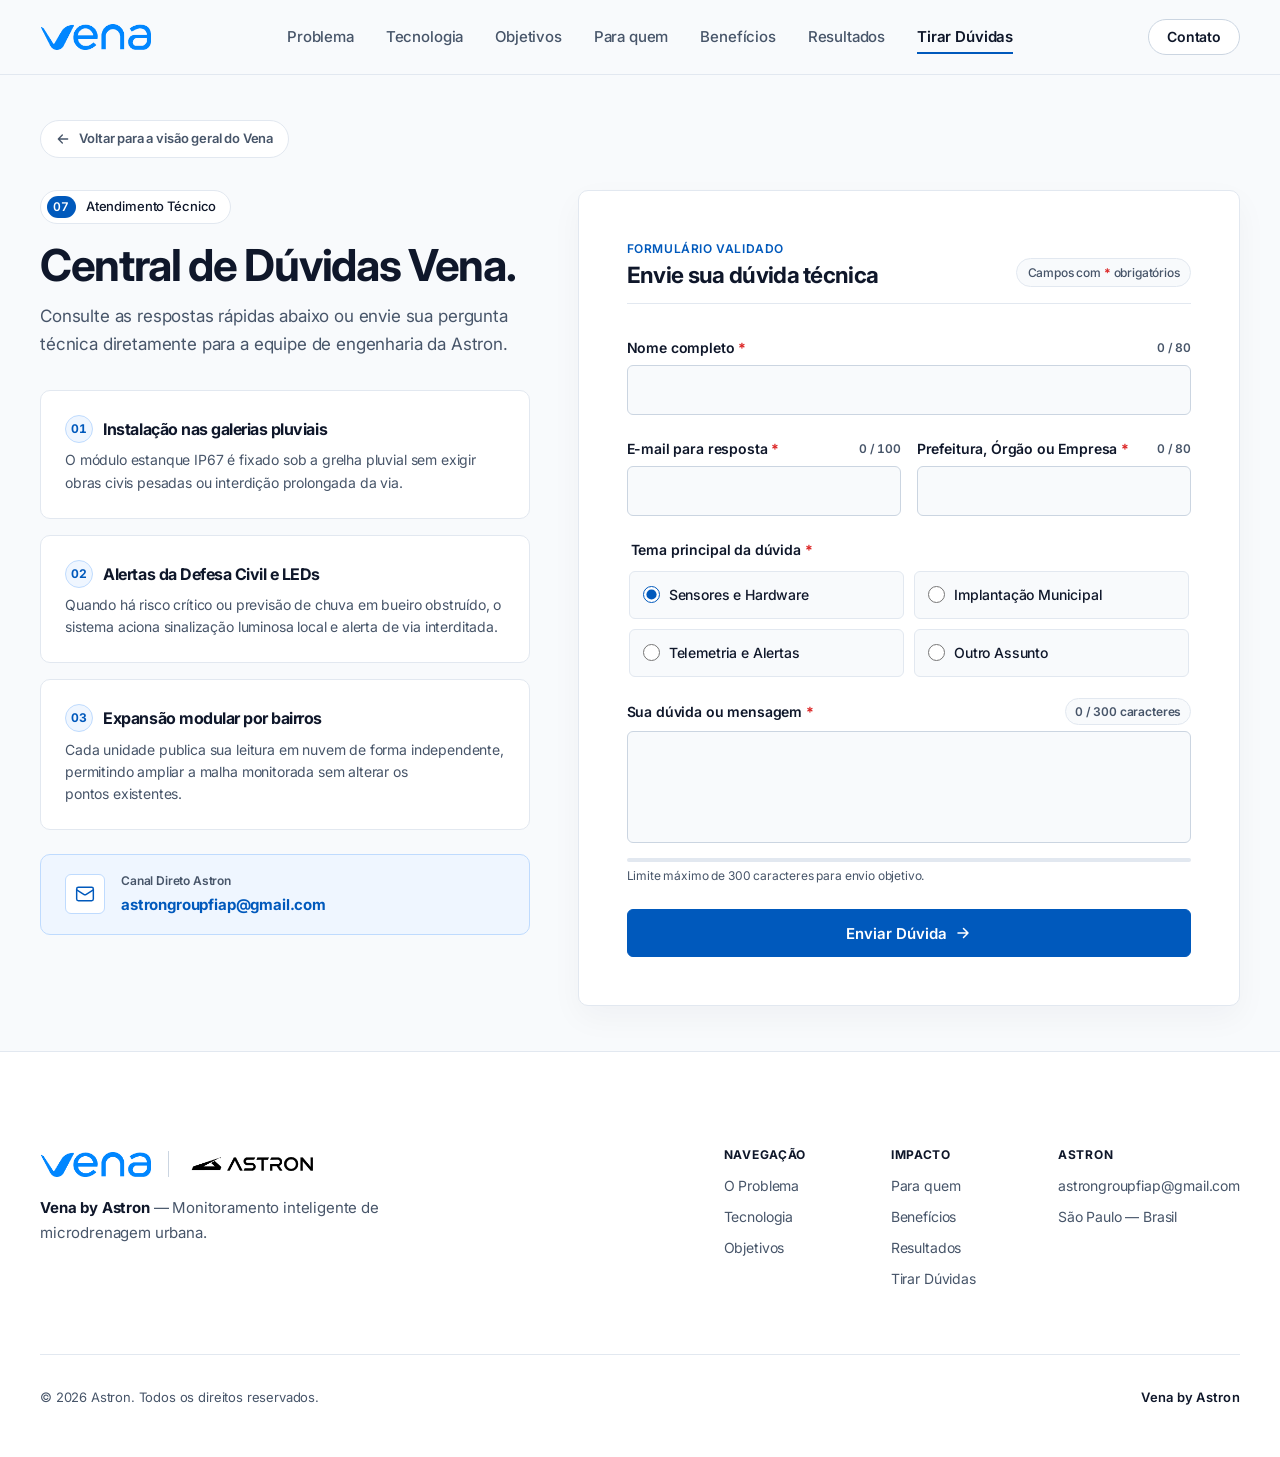
<file: duvidas.html>
<!DOCTYPE html>
<html lang="pt-BR">
<head>
  <meta charset="utf-8">
  <meta name="viewport" content="width=device-width, initial-scale=1.0">
  <meta name="description" content="Tire suas dúvidas sobre o sistema inteligente de monitoramento de drenagem urbana Vena by Astron.">
  <link rel="preconnect" href="https://fonts.googleapis.com">
  <link rel="preconnect" href="https://fonts.gstatic.com" crossorigin>
  <link href="https://fonts.googleapis.com/css2?family=Inter:wght@400;500;600;700&amp;family=Sora:wght@700;800&amp;display=swap" rel="stylesheet">
  <link rel="stylesheet" href="assets/css/style.css">
  <link rel="icon" href="assets/img/logotitle.png" type="image/png">
  <title>Vena · Tirar Dúvidas</title>
</head>
<body>
  <a href="#main-content" class="skip-link visually-hidden">Pular para o conteúdo principal</a>

  <div id="custom-cursor" class="custom-cursor" aria-hidden="true"></div>

  <header id="site-header" class="site-header">
    <div class="container header-inner">
      <a href="index.html" class="brand-link" aria-label="Vena by Astron — Voltar ao Início">
        <img src="assets/img/logo.png" alt="Vena Logo" class="brand-logo" width="112" height="28">
      </a>

      <nav class="primary-nav" aria-label="Principal">
        <ul class="nav-list">
          <li><a href="index.html#problema" class="nav-link">Problema</a></li>
          <li><a href="index.html#tecnologia" class="nav-link">Tecnologia</a></li>
          <li><a href="index.html#objetivos" class="nav-link">Objetivos</a></li>
          <li><a href="index.html#publico" class="nav-link">Para quem</a></li>
          <li><a href="index.html#beneficios" class="nav-link">Benefícios</a></li>
          <li><a href="index.html#resultados" class="nav-link">Resultados</a></li>
          <li><a href="duvidas.html" class="nav-link" aria-current="page">Tirar Dúvidas</a></li>
        </ul>
      </nav>

      <div class="header-actions">
        <a href="index.html#contato" class="btn btn-contact btn-sm">Contato</a>
      </div>
    </div>
  </header>

  <main id="main-content" tabindex="-1">
    <section class="section-block section-offwhite form-page-section" aria-labelledby="form-page-title">
      <div class="container">
        <div class="form-page-top-nav reveal is-revealed">
          <a href="index.html" class="back-home-link">
            <svg aria-hidden="true" width="16" height="16" viewBox="0 0 24 24" fill="none" stroke="currentColor" stroke-width="2" stroke-linecap="round" stroke-linejoin="round">
              <path d="M19 12H5M5 12L11 18M5 12L11 6"/>
            </svg>
            <span>Voltar para a visão geral do Vena</span>
          </a>
        </div>

        <div class="form-page-grid">
          <aside class="form-page-info reveal is-revealed" aria-label="Perguntas frequentes e canal direto">
            <div class="form-page-intro">
              <span class="section-kicker"><span class="kicker-num">07</span>Atendimento Técnico</span>
              <h1 id="form-page-title" class="section-title">Central de Dúvidas Vena.</h1>
              <p class="section-description">
                Consulte as respostas rápidas abaixo ou envie sua pergunta técnica diretamente para a equipe de engenharia da Astron.
              </p>
            </div>

            <div class="faq-quick-cards">
              <article class="faq-mini-card">
                <div class="faq-mini-header">
                  <span class="faq-mini-num">01</span>
                  <h2 class="faq-mini-title">Instalação nas galerias pluviais</h2>
                </div>
                <p class="faq-mini-text">
                  O módulo estanque IP67 é fixado sob a grelha pluvial sem exigir obras civis pesadas ou interdição prolongada da via.
                </p>
              </article>

              <article class="faq-mini-card">
                <div class="faq-mini-header">
                  <span class="faq-mini-num">02</span>
                  <h2 class="faq-mini-title">Alertas da Defesa Civil e LEDs</h2>
                </div>
                <p class="faq-mini-text">
                  Quando há risco crítico ou previsão de chuva em bueiro obstruído, o sistema aciona sinalização luminosa local e alerta de via interditada.
                </p>
              </article>

              <article class="faq-mini-card">
                <div class="faq-mini-header">
                  <span class="faq-mini-num">03</span>
                  <h2 class="faq-mini-title">Expansão modular por bairros</h2>
                </div>
                <p class="faq-mini-text">
                  Cada unidade publica sua leitura em nuvem de forma independente, permitindo ampliar a malha monitorada sem alterar os pontos existentes.
                </p>
              </article>
            </div>

            <div class="direct-contact-card">
              <div class="direct-contact-icon" aria-hidden="true">
                <svg width="20" height="20" viewBox="0 0 24 24" fill="none" stroke="currentColor" stroke-width="1.75" stroke-linecap="round" stroke-linejoin="round">
                  <rect x="2" y="4" width="20" height="16" rx="2"/>
                  <path d="m22 7-8.97 5.7a1.94 1.94 0 0 1-2.06 0L2 7"/>
                </svg>
              </div>
              <div>
                <span class="direct-contact-label">Canal Direto Astron</span>
                <a href="https://mail.google.com/mail/?view=cm&amp;fs=1&amp;to=astrongroupfiap@gmail.com" target="_blank" rel="noopener noreferrer" class="direct-contact-email">
                  astrongroupfiap@gmail.com
                </a>
              </div>
            </div>
          </aside>

          <div class="form-card-wrapper reveal is-revealed">
            <form
              id="vena-doubt-form-page"
              class="vena-doubt-form"
              action="/enviar-duvida"
              method="POST"
              aria-labelledby="doubt-form-heading"
            >
              <div class="form-card-header">
                <div>
                  <span class="form-card-kicker">Formulário Validado</span>
                  <h2 id="doubt-form-heading" class="form-card-title">Envie sua dúvida técnica</h2>
                </div>
                <span class="form-required-badge">Campos com <strong class="req-star">*</strong> obrigatórios</span>
              </div>

              <div class="form-alert-banner" role="alert" aria-live="assertive" hidden></div>

              <div class="form-group">
                <div class="form-label-row">
                  <label for="page-full-name" class="form-label">
                    Nome completo <span class="req-star" aria-hidden="true">*</span>
                  </label>
                  <span class="char-counter" data-for="page-full-name" aria-live="off">0 / 80</span>
                </div>
                <input
                  type="text"
                  id="page-full-name"
                  name="full_name"
                  class="form-control"
                  autocomplete="name"
                  enterkeyhint="next"
                  maxlength="80"
                  data-max-chars="80"
                  required
                  aria-describedby="page-name-error"
                  aria-errormessage="page-name-error"
                >
                <span id="page-name-error" class="error-msg" role="status" aria-live="polite">
                  Por favor, preencha seu nome completo.
                </span>
              </div>

              <div class="form-row-2">
                <div class="form-group">
                  <div class="form-label-row">
                    <label for="page-email" class="form-label">
                      E-mail para resposta <span class="req-star" aria-hidden="true">*</span>
                    </label>
                    <span class="char-counter" data-for="page-email" aria-live="off">0 / 100</span>
                  </div>
                  <input
                    type="email"
                    id="page-email"
                    name="email"
                    class="form-control"
                    autocomplete="email"
                    autocorrect="off"
                    autocapitalize="off"
                    spellcheck="false"
                    enterkeyhint="next"
                    maxlength="100"
                    data-max-chars="100"
                    required
                    aria-describedby="page-email-error"
                    aria-errormessage="page-email-error"
                  >
                  <span id="page-email-error" class="error-msg" role="status" aria-live="polite">
                    Informe um endereço de e-mail válido.
                  </span>
                </div>

                <div class="form-group">
                  <div class="form-label-row">
                    <label for="page-org" class="form-label">
                      Prefeitura, Órgão ou Empresa <span class="req-star" aria-hidden="true">*</span>
                    </label>
                    <span class="char-counter" data-for="page-org" aria-live="off">0 / 80</span>
                  </div>
                  <input
                    type="text"
                    id="page-org"
                    name="organization"
                    class="form-control"
                    autocomplete="organization"
                    enterkeyhint="next"
                    maxlength="80"
                    data-max-chars="80"
                    required
                    aria-describedby="page-org-error"
                    aria-errormessage="page-org-error"
                  >
                  <span id="page-org-error" class="error-msg" role="status" aria-live="polite">
                    Informe sua instituição, empresa ou município.
                  </span>
                </div>
              </div>

              <fieldset class="form-fieldset">
                <legend class="form-label">
                  Tema principal da dúvida <span class="req-star" aria-hidden="true">*</span>
                </legend>
                <div class="radio-pills-grid">
                  <label class="radio-pill-option">
                    <input type="radio" name="topic" value="Sensores e Hardware" required checked>
                    <span>Sensores e Hardware</span>
                  </label>
                  <label class="radio-pill-option">
                    <input type="radio" name="topic" value="Implantação Municipal" required>
                    <span>Implantação Municipal</span>
                  </label>
                  <label class="radio-pill-option">
                    <input type="radio" name="topic" value="Telemetria e Alertas" required>
                    <span>Telemetria e Alertas</span>
                  </label>
                  <label class="radio-pill-option">
                    <input type="radio" name="topic" value="Outro Assunto" required>
                    <span>Outro Assunto</span>
                  </label>
                </div>
              </fieldset>

              <div class="form-group">
                <div class="form-label-row">
                  <label for="page-message" class="form-label">
                    Sua dúvida ou mensagem <span class="req-star" aria-hidden="true">*</span>
                  </label>
                  <span class="char-counter char-counter-pill" data-for="page-message" id="page-message-counter" aria-live="polite">
                    0 / 300 caracteres
                  </span>
                </div>
                <textarea
                  id="page-message"
                  name="message"
                  class="form-control form-textarea"
                  rows="4"
                  maxlength="300"
                  data-max-chars="300"
                  enterkeyhint="send"
                  required
                  aria-describedby="page-message-hint page-message-counter page-message-error"
                  aria-errormessage="page-message-error"
                ></textarea>
                <div class="char-limit-track" aria-hidden="true">
                  <div class="char-limit-fill" data-bar-for="page-message"></div>
                </div>
                <div class="form-field-footer">
                  <span id="page-message-hint" class="field-hint">Limite máximo de 300 caracteres para envio objetivo.</span>
                  <span id="page-message-error" class="error-msg" role="status" aria-live="polite">
                    O campo de dúvida não pode ficar vazio.
                  </span>
                </div>
              </div>

              <div class="form-actions">
                <button type="submit" class="btn btn-primary btn-submit-form">
                  <span>Enviar Dúvida</span>
                  <svg aria-hidden="true" class="icon-arrow" width="16" height="16" viewBox="0 0 16 16" fill="none">
                    <path d="M3 8H13M13 8L8.5 3.5M13 8L8.5 12.5" stroke="currentColor" stroke-width="1.5" stroke-linecap="round" stroke-linejoin="round"/>
                  </svg>
                </button>
              </div>

              <div class="form-success-panel" role="status" aria-live="polite" hidden>
                <div class="form-success-icon" aria-hidden="true">
                  <svg width="24" height="24" viewBox="0 0 24 24" fill="none" stroke="currentColor" stroke-width="2" stroke-linecap="round" stroke-linejoin="round">
                    <path d="M20 6L9 17l-5-5"/>
                  </svg>
                </div>
                <h3 class="form-success-title">Dúvida registrada com sucesso!</h3>
                <p class="form-success-text"></p>
                <button type="button" class="btn btn-secondary btn-sm btn-reset-form">Enviar nova dúvida</button>
              </div>
            </form>
          </div>
        </div>
      </div>
    </section>
  </main>

  <footer class="site-footer">
    <div class="container">
      <div class="footer-top">
        <div class="footer-identity">
          <div class="footer-logos">
            <a href="index.html" class="brand-link" aria-label="Vena — Voltar ao início">
              <img src="assets/img/logo.png" alt="Vena Logo" class="brand-logo" loading="lazy" width="108" height="27">
            </a>
            <span class="brand-divider" aria-hidden="true"></span>
            <img src="assets/img/logo-astron.png" alt="Astron Logo" class="astron-logo" loading="lazy" width="136" height="32">
          </div>

          <p class="footer-signature">
            <strong>Vena by Astron</strong> — Monitoramento inteligente de microdrenagem urbana.
          </p>
        </div>

        <nav class="footer-nav" aria-label="Mapa do site">
          <div class="footer-col">
            <h2 class="footer-heading">Navegação</h2>
            <ul role="list" class="footer-links">
              <li><a href="index.html#problema">O Problema</a></li>
              <li><a href="index.html#tecnologia">Tecnologia</a></li>
              <li><a href="index.html#objetivos">Objetivos</a></li>
            </ul>
          </div>

          <div class="footer-col">
            <h2 class="footer-heading">Impacto</h2>
            <ul role="list" class="footer-links">
              <li><a href="index.html#publico">Para quem</a></li>
              <li><a href="index.html#beneficios">Benefícios</a></li>
              <li><a href="index.html#resultados">Resultados</a></li>
              <li><a href="duvidas.html">Tirar Dúvidas</a></li>
            </ul>
          </div>

          <div class="footer-col">
            <h2 class="footer-heading">Astron</h2>
            <ul role="list" class="footer-links">
              <li>
                <a href="https://mail.google.com/mail/?view=cm&amp;fs=1&amp;to=astrongroupfiap@gmail.com" target="_blank" rel="noopener noreferrer">astrongroupfiap@gmail.com</a>
              </li>
              <li><span>São Paulo — Brasil</span></li>
            </ul>
          </div>
        </nav>
      </div>

      <div class="footer-bottom">
        <p class="footer-copyright">© 2026 Astron. Todos os direitos reservados.</p>
        <p class="footer-byline">Vena by Astron</p>
      </div>
    </div>
  </footer>

  <script src="assets/js/script.js"></script>
</body>
</html>
</file>
<file: assets/css/style.css>
:root {
  --color-accent: #0059BC;
  --color-accent-mid: #004799;
  --color-accent-subtle: #3B82F6;
  --color-accent-soft: #93C5FD;
  --color-accent-tint: #EFF6FF;
  --color-accent-border: #BFDBFE;
  --color-bg-offwhite: #F8FAFC;
  --color-bg-surface: #FFFFFF;
  --color-text-dark: #0F172A;
  --color-text-muted: #475569;
  --color-border-subtle: #E2E8F0;
  --color-border-strong: #CBD5E1;
  --color-status-ok: #10B981;
  --color-status-warn: #D97706;
  --color-status-crit: #DC2626;

  --font-sans: 'Inter', -apple-system, BlinkMacSystemFont, 'Segoe UI', Roboto, sans-serif;
  --font-display: 'Sora', var(--font-sans);
  --tracking-tight: -0.03em;
  --tracking-normal: -0.01em;

  --space-1: 0.25rem;
  --space-2: 0.5rem;
  --space-3: 0.75rem;
  --space-4: 1rem;
  --space-5: 1.5rem;
  --space-6: 2rem;
  --space-8: 3rem;
  --space-10: 4rem;
  --space-12: 6rem;
  --space-16: 7.5rem;

  --container-max: 1200px;
  --radius-sm: 6px;
  --radius-md: 10px;
  --ease-comfort: cubic-bezier(0.25, 1, 0.5, 1);
  --ease-out-expo: cubic-bezier(0.16, 1, 0.3, 1);
  --transition-fast: 200ms var(--ease-comfort);
  --transition-slider: 560ms var(--ease-comfort);

  /* Chart Design System Variables (Single Blue Hue & Tonal Variations) */
  --chart-surface: #FFFFFF;
  --chart-canvas: #F8FAFC;
  --chart-grid: #E2E8F0;
  --chart-axis: #CBD5E1;
  --chart-text-strong: #0F172A;
  --chart-text-muted: #475569;
  --chart-bar-primary: #0059BC;
  --chart-bar-secondary: #3B82F6;
  --chart-bar-neutral: #93C5FD;
}

*,
*::before,
*::after {
  box-sizing: border-box;
}

html {
  scroll-behavior: smooth;
  scroll-padding-top: 74px;
  -webkit-text-size-adjust: 100%;
}

body,
h1,
h2,
h3,
p,
ul,
dl,
dd,
figure {
  margin: 0;
  padding: 0;
}

body {
  background-color: var(--color-bg-offwhite);
  color: var(--color-text-dark);
  font-family: var(--font-sans);
  font-size: 1rem;
  line-height: 1.65;
  letter-spacing: var(--tracking-normal);
  overflow-x: hidden;
  -webkit-font-smoothing: antialiased;
}

img,
svg {
  display: block;
  max-width: 100%;
}

a {
  color: inherit;
  text-decoration: none;
}

button {
  font: inherit;
  color: inherit;
  background: none;
  border: none;
  cursor: pointer;
}

h1,
h2,
h3 {
  color: var(--color-text-dark);
  letter-spacing: var(--tracking-tight);
  line-height: 1.14;
  text-wrap: balance;
}

code {
  font-family: ui-monospace, SFMono-Regular, Menlo, Monaco, Consolas, monospace;
  font-size: 0.9em;
  font-weight: 600;
  color: var(--color-text-dark);
}

p {
  color: var(--color-text-muted);
  text-wrap: pretty;
  max-width: 65ch;
}

:where(a:any-link, button, [tabindex="0"]):focus-visible {
  outline: 2px solid var(--color-accent);
  outline-offset: 3px;
}

.visually-hidden:where(:not(:focus-within, :active)) {
  position: absolute !important;
  clip-path: inset(50%) !important;
  overflow: hidden !important;
  width: 1px !important;
  height: 1px !important;
  margin: -1px !important;
  padding: 0 !important;
  border: 0 !important;
  white-space: nowrap !important;
}

.skip-link {
  position: fixed;
  top: var(--space-4);
  left: var(--space-4);
  z-index: 100;
  background-color: var(--color-accent);
  color: var(--color-bg-surface);
  padding: var(--space-2) var(--space-4);
  border-radius: var(--radius-sm);
  font-weight: 600;
}

.container {
  width: min(100% - 3rem, var(--container-max));
  margin-inline: auto;
}

/* Custom Cursor */
.custom-cursor {
  position: fixed;
  top: 0;
  left: 0;
  width: 8px;
  height: 8px;
  background-color: var(--color-accent);
  border-radius: 50%;
  pointer-events: none;
  z-index: 9999;
  opacity: 0;
  transform: translate3d(-100px, -100px, 0);
  transition:
    width 220ms var(--ease-comfort),
    height 220ms var(--ease-comfort),
    background-color 220ms var(--ease-comfort),
    border-color 220ms var(--ease-comfort),
    opacity 220ms var(--ease-comfort);
}

.custom-cursor.is-visible {
  opacity: 1;
}

.custom-cursor.is-hovering {
  width: 22px;
  height: 22px;
  background-color: rgba(0, 89, 188, 0.14);
  border: 1.5px solid var(--color-accent);
}

.custom-cursor.is-slider-nav {
  width: 34px;
  height: 34px;
  background-color: var(--color-accent);
  border: 2px solid var(--color-accent-soft);
}

@media (pointer: coarse), (prefers-reduced-motion: reduce) {
  .custom-cursor {
    display: none !important;
  }
}

/* Header & Navigation */
.site-header {
  position: sticky;
  top: 0;
  z-index: 50;
  background-color: rgba(248, 250, 252, 0.94);
  backdrop-filter: blur(8px);
  border-bottom: 1px solid var(--color-border-subtle);
}

.header-inner {
  height: 74px;
  display: flex;
  align-items: center;
  justify-content: space-between;
  gap: var(--space-6);
}

.brand-link {
  display: inline-flex;
  align-items: center;
}

.brand-logo {
  width: 112px;
  height: 28px;
  object-fit: contain;
}

.nav-list {
  display: flex;
  align-items: center;
  gap: var(--space-6);
  list-style: none;
}

.nav-link {
  position: relative;
  padding-block: 0.45rem;
  font-size: 0.9375rem;
  font-weight: 500;
  color: var(--color-text-muted);
  transition: color var(--transition-fast);
}

.nav-link:hover,
.nav-link[aria-current="location"],
.nav-link[aria-current="page"] {
  color: var(--color-text-dark);
}

.nav-link[aria-current="location"],
.nav-link[aria-current="page"] {
  font-weight: 600;
}

.nav-link::after {
  position: absolute;
  right: 0;
  bottom: 0;
  left: 0;
  height: 2px;
  background-color: var(--color-accent);
  content: "";
  transform: scaleX(0);
  transform-origin: left;
  transition: transform var(--transition-fast);
}

.nav-link:hover::after,
.nav-link[aria-current="location"]::after,
.nav-link[aria-current="page"]::after {
  transform: scaleX(1);
}

/* Buttons */
.btn {
  display: inline-flex;
  align-items: center;
  justify-content: center;
  gap: var(--space-2);
  padding: 0.875rem 1.5rem;
  font-size: 0.9375rem;
  font-weight: 600;
  line-height: 1;
  border-radius: var(--radius-sm);
  border: 1px solid transparent;
  transition:
    background-color var(--transition-fast),
    color var(--transition-fast),
    border-color var(--transition-fast),
    transform var(--transition-fast);
}

.btn-sm {
  padding: 0.625rem 1.125rem;
  font-size: 0.875rem;
}

.btn-contact {
  color: var(--color-text-dark);
  background-color: var(--color-bg-surface);
  border-color: var(--color-border-strong);
  border-radius: 999px;
  font-weight: 600;
}

.btn-contact:hover,
.btn-contact[aria-current="location"] {
  color: var(--color-bg-surface);
  background-color: var(--color-accent);
  border-color: var(--color-accent);
}

.btn-primary {
  background-color: var(--color-accent);
  color: var(--color-bg-surface);
  border-color: var(--color-accent);
}

.btn-primary:hover {
  background-color: var(--color-accent-mid);
  border-color: var(--color-accent-mid);
  color: var(--color-bg-surface);
  transform: translateY(-1px);
}

.btn-secondary {
  background-color: var(--color-bg-surface);
  color: var(--color-text-dark);
  border-color: var(--color-border-strong);
}

.btn-secondary:hover {
  background-color: var(--color-bg-offwhite);
  border-color: var(--color-accent);
  color: var(--color-text-dark);
  transform: translateY(-1px);
}

.icon-arrow {
  transition: transform var(--transition-fast);
}

.btn:hover .icon-arrow {
  transform: translateX(3px);
}

/* Hero Section */
.hero-section {
  position: sticky;
  top: 74px;
  z-index: 1;
  min-height: calc(100vh - 74px);
  min-height: calc(100dvh - 74px);
  padding-block: clamp(2rem, 4vh, 4rem);
  background-color: var(--color-bg-offwhite);
  border-bottom: 1px solid var(--color-border-subtle);
  display: flex;
  align-items: center;
  overflow: hidden;
  perspective: 1400px;
}

.hero-video-bg {
  position: absolute;
  inset: 0;
  width: 100%;
  height: 100%;
  object-fit: cover;
  z-index: 1;
  pointer-events: none;
}

.hero-video-overlay {
  position: absolute;
  inset: 0;
  background-color: rgba(248, 250, 252, 0.88);
  z-index: 2;
  pointer-events: none;
}

.hero-stage {
  position: relative;
  z-index: 3;
  display: grid;
  grid-template-columns: 1.08fr 0.92fr;
  align-items: center;
  gap: clamp(2rem, 4vw, 4.5rem);
}

.hero-copy {
  display: flex;
  flex-direction: column;
  align-items: flex-start;
}

.hero-title {
  font-size: clamp(2.25rem, 1.5rem + 2.8vw, 3.85rem);
  font-weight: 700;
  line-height: 1.08;
  letter-spacing: -0.035em;
  margin-bottom: var(--space-5);
}

.hero-title-brand {
  display: inline-block;
  font-family: var(--font-display);
  font-weight: 700;
  letter-spacing: -0.03em;
  color: var(--color-accent);
}

.hero-subtitle {
  font-size: clamp(1rem, 0.95rem + 0.25vw, 1.15rem);
  line-height: 1.65;
  margin-bottom: var(--space-6);
  max-width: 56ch;
}

.hero-cta-group {
  display: flex;
  flex-wrap: wrap;
  align-items: center;
  gap: var(--space-4);
}

.hero-showcase {
  position: relative;
  isolation: isolate;
  width: 100%;
  display: flex;
  flex-direction: column;
  align-items: center;
  justify-content: center;
}

.hero-device-scroll {
  position: relative;
  z-index: 2;
  width: 100%;
  display: flex;
  align-items: center;
  justify-content: center;
  transform-style: preserve-3d;
  will-change: transform;
  transition: transform 90ms linear;
}

.hero-device-float {
  position: relative;
  display: flex;
  flex-direction: column;
  align-items: center;
  justify-content: center;
  will-change: transform;
  animation: heroDeviceFloat 4.4s ease-in-out infinite;
}

.hero-device-rig {
  position: relative;
  display: inline-flex;
  align-items: center;
  justify-content: center;
}

.hero-device-img {
  position: relative;
  z-index: 1;
  width: 100%;
  max-width: 560px;
  height: auto;
  object-fit: contain;
  filter: drop-shadow(0 28px 38px rgba(15, 23, 42, 0.34));
  user-select: none;
  -webkit-user-drag: none;
}

.device-floor-shadow {
  position: relative;
  z-index: 1;
  width: 72%;
  max-width: 26rem;
  height: 28px;
  margin-top: -0.25rem;
  border-radius: 50%;
  background: radial-gradient(
    ellipse at center,
    rgba(15, 23, 42, 0.58) 0%,
    rgba(15, 23, 42, 0.24) 54%,
    transparent 82%
  );
  filter: blur(9px);
  animation: heroShadowBreath 4.4s ease-in-out infinite;
}

@keyframes heroDeviceFloat {
  0%,
  100% {
    transform: translate3d(0, 6px, 0) rotate(-0.8deg);
  }
  50% {
    transform: translate3d(0, -20px, 0) rotate(1.1deg);
  }
}

@keyframes heroShadowBreath {
  0%,
  100% {
    transform: scale(1.06, 0.9);
    opacity: 0.78;
  }
  50% {
    transform: scale(0.82, 0.72);
    opacity: 0.38;
  }
}

/* Sections & Headers */
.section-block {
  position: relative;
  z-index: 2;
  padding-block: var(--space-16);
  border-bottom: 1px solid var(--color-border-subtle);
}

#problema {
  border-top: 1px solid var(--color-border-subtle);
  box-shadow: 0 -12px 32px rgba(15, 23, 42, 0.04);
}

.section-surface {
  background-color: var(--color-bg-surface);
}

.section-offwhite {
  background-color: var(--color-bg-offwhite);
}

.section-header {
  max-width: 700px;
  margin-bottom: var(--space-10);
}

.section-kicker {
  display: inline-flex;
  align-items: center;
  gap: 0.625rem;
  padding: 0.3125rem 0.875rem 0.3125rem 0.375rem;
  background-color: var(--color-bg-offwhite);
  border: 1px solid var(--color-border-subtle);
  border-radius: 999px;
  font-size: 0.8125rem;
  font-weight: 500;
  letter-spacing: -0.01em;
  color: var(--color-text-dark);
  margin-bottom: var(--space-4);
}

.section-offwhite .section-kicker {
  background-color: var(--color-bg-surface);
}

.kicker-num {
  display: inline-flex;
  align-items: center;
  justify-content: center;
  min-width: 1.625rem;
  height: 1.375rem;
  padding-inline: 0.4rem;
  border-radius: 999px;
  background-color: var(--color-accent);
  color: var(--color-bg-surface);
  font-size: 0.75rem;
  font-weight: 600;
  font-variant-numeric: tabular-nums;
  letter-spacing: 0;
}

.section-title {
  font-size: clamp(1.85rem, 1.35rem + 2vw, 2.75rem);
  font-weight: 700;
  margin-bottom: var(--space-4);
}

.section-description {
  font-size: 1.0625rem;
}

/* Grids & Cards */
.grid-3 {
  display: grid;
  grid-template-columns: repeat(3, 1fr);
  gap: var(--space-6);
}

.clean-card {
  position: relative;
  overflow: hidden;
  background-color: var(--color-bg-offwhite);
  border: 1px solid var(--color-border-subtle);
  border-radius: var(--radius-md);
  padding: var(--space-8);
}

.problem-symbol {
  position: absolute;
  top: 0.75rem;
  right: 1.25rem;
  color: rgba(0, 89, 188, 0.09);
  font-size: clamp(2.75rem, 2rem + 1.2vw, 3.5rem);
  font-weight: 800;
  line-height: 1;
  pointer-events: none;
  user-select: none;
}

.clean-card .card-title {
  max-width: 80%;
}

.clean-card .card-text {
  position: relative;
  z-index: 1;
}

.icon-box {
  width: 44px;
  height: 44px;
  display: inline-flex;
  align-items: center;
  justify-content: center;
  background-color: var(--color-accent-tint);
  border: 1px solid var(--color-accent-border);
  border-radius: var(--radius-sm);
  color: var(--color-accent);
  margin-bottom: var(--space-5);
}

.card-title {
  font-size: 1.25rem;
  font-weight: 700;
  margin-bottom: var(--space-3);
}

.card-text {
  font-size: 0.95rem;
  line-height: 1.65;
}

/* Technology Carousel */
.slider-shell {
  background-color: var(--color-bg-surface);
  border: 1px solid var(--color-border-subtle);
  border-radius: var(--radius-md);
  overflow: hidden;
}

.slider-viewport {
  overflow: hidden;
  width: 100%;
  touch-action: pan-y;
}

.slider-track {
  display: flex;
  width: 100%;
  will-change: transform;
}

.slider-track.is-animating {
  transition: transform var(--transition-slider);
}

.slider-slide {
  flex: 0 0 100%;
  min-width: 100%;
  opacity: 0.45;
  transition: opacity var(--transition-slider);
}

.slider-slide.is-selected {
  opacity: 1;
}

.slide-split-card {
  display: grid;
  grid-template-columns: 0.72fr 1.28fr;
  min-height: 470px;
}

.slide-copy-col {
  padding: var(--space-8);
  display: flex;
  flex-direction: column;
  justify-content: space-between;
  gap: var(--space-6);
  border-right: 1px solid var(--color-border-subtle);
}

.slide-copy-body {
  display: flex;
  flex-direction: column;
  align-items: flex-start;
}

.slide-badge-row {
  display: flex;
  align-items: center;
  gap: 0.625rem;
  margin-bottom: var(--space-5);
}

.slide-step-pill {
  padding: 0.25rem 0.6875rem;
  background-color: var(--color-accent);
  color: var(--color-bg-surface);
  border-radius: 999px;
  font-size: 0.75rem;
  font-weight: 600;
  font-variant-numeric: tabular-nums;
  letter-spacing: -0.01em;
}

.slide-tag {
  font-size: 0.8125rem;
  font-weight: 500;
  letter-spacing: -0.01em;
  color: var(--color-text-muted);
}

.slide-headline {
  font-size: clamp(1.55rem, 1.25rem + 1.1vw, 2.05rem);
  font-weight: 700;
  line-height: 1.2;
  margin-bottom: var(--space-4);
  text-wrap: balance;
}

.slide-description {
  font-size: 1.025rem;
  line-height: 1.7;
  max-width: 48ch;
  color: var(--color-text-muted);
  text-wrap: pretty;
}

.slide-specs-grid {
  display: grid;
  grid-template-columns: repeat(3, 1fr);
  gap: var(--space-4);
  padding-top: var(--space-5);
  border-top: 1px solid var(--color-border-subtle);
}

.spec-box {
  padding-left: var(--space-3);
  border-left: 2px solid var(--color-border-subtle);
}

.spec-box:first-child {
  padding-left: 0;
  border-left: none;
}

.spec-box dt {
  font-size: 0.75rem;
  font-weight: 500;
  letter-spacing: -0.01em;
  color: var(--color-text-muted);
  margin-bottom: 0.2rem;
}

.spec-box dd {
  font-size: 0.8125rem;
  font-weight: 600;
  color: var(--color-text-dark);
  font-variant-numeric: tabular-nums;
}

.slide-visual-col {
  padding: var(--space-5);
  background-color: var(--color-bg-offwhite);
  display: flex;
  align-items: center;
  justify-content: center;
}

.technical-diagram-frame {
  position: relative;
  width: 100%;
  background-color: var(--chart-surface);
  border: 1px solid var(--color-border-subtle);
  border-radius: var(--radius-md);
  overflow: hidden;
}

.technical-svg {
  width: 100%;
  height: auto;
  display: block;
}

/* Interactive SVG Chart Component System */
.interactive-chart-shell {
  position: relative;
  user-select: none;
}

.chart-svg-mount {
  width: 100%;
}

.chart-data-item {
  cursor: pointer;
  outline: none;
  transition:
    opacity 260ms var(--ease-out-expo),
    filter 260ms var(--ease-out-expo),
    transform 320ms var(--ease-out-expo);
}

.interactive-chart-shell.is-hovering-item .chart-data-item:not(.is-hovered) {
  opacity: 0.26 !important;
}

.interactive-chart-shell.is-hovering-item .chart-data-item.is-hovered {
  opacity: 1 !important;
  filter: drop-shadow(0 8px 16px rgba(15, 23, 42, 0.16));
}

.chart-bar-grow-y {
  transform-box: fill-box;
  transform-origin: center bottom;
  transform: scaleY(0);
  transition:
    transform 920ms var(--ease-out-expo),
    opacity 260ms var(--ease-out-expo),
    filter 260ms var(--ease-out-expo);
  transition-delay: var(--anim-delay, 0ms);
}

.chart-bar-grow-x {
  transform-box: fill-box;
  transform-origin: left center;
  transform: scaleX(0);
  transition:
    transform 920ms var(--ease-out-expo),
    opacity 260ms var(--ease-out-expo),
    filter 260ms var(--ease-out-expo);
  transition-delay: var(--anim-delay, 0ms);
}

.chart-node-pop {
  transform-box: fill-box;
  transform-origin: center center;
  transform: scale(0.92);
  opacity: 0;
  transition:
    transform 760ms var(--ease-out-expo),
    opacity 540ms var(--ease-out-expo),
    filter 260ms var(--ease-out-expo);
  transition-delay: var(--anim-delay, 0ms);
}

.chart-line-draw {
  stroke-dasharray: 820;
  stroke-dashoffset: 820;
  transition:
    stroke-dashoffset 1200ms var(--ease-out-expo),
    opacity 260ms var(--ease-out-expo);
  transition-delay: var(--anim-delay, 120ms);
}

.interactive-chart-shell.is-in-view .chart-bar-grow-y {
  transform: scaleY(1);
}

.interactive-chart-shell.is-in-view .chart-bar-grow-x {
  transform: scaleX(1);
}

.interactive-chart-shell.is-in-view .chart-node-pop {
  transform: scale(1);
  opacity: 1;
}

.interactive-chart-shell.is-in-view .chart-line-draw {
  stroke-dashoffset: 0;
}

/* Floating Chart Tooltip */
.chart-tooltip {
  position: absolute;
  top: 0;
  left: 0;
  z-index: 30;
  min-width: 190px;
  max-width: 250px;
  padding: 0.65rem 0.85rem;
  background-color: rgba(15, 23, 42, 0.96);
  color: #F8FAFC;
  border: 1px solid rgba(255, 255, 255, 0.14);
  border-radius: 8px;
  box-shadow: 0 14px 30px rgba(15, 23, 42, 0.24);
  backdrop-filter: blur(8px);
  pointer-events: none;
  opacity: 0;
  transform: translate3d(0, 6px, 0) scale(0.96);
  transition:
    opacity 180ms var(--ease-out-expo),
    transform 180ms var(--ease-out-expo);
}

.chart-tooltip.is-visible {
  opacity: 1;
}

.chart-tooltip-tag {
  display: flex;
  align-items: center;
  gap: 0.4rem;
  font-size: 0.6875rem;
  font-weight: 700;
  text-transform: uppercase;
  letter-spacing: 0.05em;
  color: #CBD5E1;
  margin-bottom: 0.2rem;
}

.chart-tooltip-dot {
  width: 7px;
  height: 7px;
  border-radius: 50%;
  flex-shrink: 0;
}

.chart-tooltip-title {
  font-size: 0.875rem;
  font-weight: 700;
  color: #FFFFFF;
  line-height: 1.25;
  margin-bottom: 0.2rem;
}

.chart-tooltip-metric {
  font-size: 0.8125rem;
  font-weight: 600;
  color: #E2E8F0;
  font-variant-numeric: tabular-nums;
  margin-bottom: 0.15rem;
}

.chart-tooltip-desc {
  font-size: 0.75rem;
  line-height: 1.45;
  color: #94A3B8;
}

.slider-control-bar {
  padding: var(--space-4) var(--space-8);
  background-color: var(--color-bg-surface);
  border-top: 1px solid var(--color-border-subtle);
  display: flex;
  flex-wrap: wrap;
  align-items: center;
  justify-content: space-between;
  gap: var(--space-4);
}

.slider-pagination-group {
  display: flex;
  align-items: center;
  gap: var(--space-5);
}

.slider-dots {
  display: flex;
  align-items: center;
  gap: var(--space-2);
}

.slider-dot {
  width: 28px;
  height: 6px;
  border-radius: 3px;
  background-color: var(--color-border-strong);
  transition:
    width var(--transition-fast),
    background-color var(--transition-fast);
}

.slider-dot:hover {
  background-color: var(--color-accent-subtle);
}

.slider-dot.is-active {
  width: 44px;
  background-color: var(--color-accent);
}

.slider-status {
  font-size: 0.8125rem;
  font-weight: 600;
  color: var(--color-text-dark);
}

.slider-nav-group {
  display: flex;
  align-items: center;
  gap: var(--space-4);
}

.slider-arrows {
  display: flex;
  align-items: center;
  gap: var(--space-2);
}

.slider-arrow {
  width: 42px;
  height: 42px;
  display: inline-flex;
  align-items: center;
  justify-content: center;
  background-color: var(--color-bg-offwhite);
  border: 1px solid var(--color-border-strong);
  border-radius: var(--radius-sm);
  color: var(--color-text-dark);
  transition:
    background-color var(--transition-fast),
    border-color var(--transition-fast),
    color var(--transition-fast),
    transform var(--transition-fast);
}

.slider-arrow:hover {
  background-color: var(--color-accent);
  border-color: var(--color-accent);
  color: var(--color-bg-surface);
  transform: translateY(-1px);
}

/* Section 03: Objectives Proportional Timeline */
.objectives-list {
  position: relative;
  display: grid;
  gap: var(--space-5);
}

.objectives-list::before {
  position: absolute;
  z-index: 0;
  top: 2.5rem;
  bottom: 2.5rem;
  left: calc(1.625rem - 1px);
  width: 2px;
  background: linear-gradient(180deg, var(--color-accent), var(--color-accent-soft));
  content: "";
}

.objective-item {
  position: relative;
  display: grid;
  grid-template-columns: 3.25rem minmax(0, 1fr);
  align-items: center;
  gap: var(--space-6);
}

.objective-number {
  position: relative;
  z-index: 1;
  width: 3.25rem;
  height: 3.25rem;
  display: grid;
  place-items: center;
  background-color: var(--color-bg-surface);
  border: 2px solid var(--color-accent);
  border-radius: 50%;
  color: var(--color-accent);
  font-family: var(--font-display);
  font-size: 0.95rem;
  font-weight: 700;
  font-variant-numeric: tabular-nums;
  line-height: 1;
}

.objective-card {
  display: grid;
  grid-template-columns: 3.5rem minmax(0, 1fr) 168px;
  align-items: center;
  gap: var(--space-6);
  padding: var(--space-6) var(--space-8);
  background-color: var(--color-bg-offwhite);
  border: 1px solid var(--color-border-subtle);
  border-radius: var(--radius-md);
}

.objective-icon-box {
  width: 3.5rem;
  height: 3.5rem;
  display: inline-flex;
  align-items: center;
  justify-content: center;
  background-color: var(--color-accent-tint);
  border: 1px solid var(--color-accent-border);
  border-radius: 10px;
  color: var(--color-accent);
}

.objective-body {
  min-width: 0;
}

.objective-title {
  font-size: 1.2rem;
  font-weight: 700;
  margin-bottom: 0.35rem;
}

.objective-text {
  font-size: 0.95rem;
  line-height: 1.65;
  max-width: 58ch;
}

.objective-meta {
  display: flex;
  flex-direction: column;
  justify-content: center;
  gap: 0.2rem;
  padding: 0.75rem 1rem;
  background-color: var(--color-bg-surface);
  border: 1px solid var(--color-accent-border);
  border-left: 3px solid var(--color-accent);
  border-radius: var(--radius-sm);
}

.objective-meta-label {
  font-size: 0.7rem;
  font-weight: 600;
  text-transform: uppercase;
  letter-spacing: 0.04em;
  color: var(--color-text-muted);
}

.objective-meta-value {
  font-size: 1rem;
  font-weight: 700;
  color: var(--color-accent);
  font-variant-numeric: tabular-nums;
}

/* Section 04: Audience Cards */
.audience-card {
  background-color: var(--color-bg-surface);
  border: 1px solid var(--color-border-subtle);
  border-radius: var(--radius-md);
  padding: var(--space-8);
}

.audience-header {
  display: flex;
  align-items: center;
  justify-content: space-between;
  margin-bottom: var(--space-4);
}

.audience-header .icon-box {
  margin-bottom: 0;
}

.audience-badge {
  font-size: 0.75rem;
  font-weight: 600;
  letter-spacing: -0.01em;
  color: var(--color-accent);
  background-color: var(--color-accent-tint);
  border: 1px solid var(--color-accent-border);
  padding: 0.25rem 0.75rem;
  border-radius: 999px;
}

/* Section 05: Benefits Timeline */
.benefits-timeline {
  position: relative;
  display: grid;
  gap: var(--space-5);
}

.benefits-timeline::before {
  position: absolute;
  z-index: 0;
  top: 2.5rem;
  bottom: 2.5rem;
  left: calc(1.625rem - 1px);
  width: 2px;
  background: linear-gradient(180deg, var(--color-accent), var(--color-accent-soft));
  content: "";
}

.benefit-item {
  position: relative;
  display: grid;
  grid-template-columns: 3.25rem minmax(0, 1fr);
  align-items: center;
  gap: var(--space-6);
}

.benefit-index {
  position: relative;
  z-index: 1;
  width: 3.25rem;
  height: 3.25rem;
  display: grid;
  place-items: center;
  background-color: var(--color-bg-surface);
  border: 2px solid var(--color-accent);
  border-radius: 50%;
  color: var(--color-accent);
  font-family: var(--font-display);
  font-size: 0.95rem;
  font-weight: 700;
  font-variant-numeric: tabular-nums;
  line-height: 1;
}

.benefit-body {
  display: grid;
  grid-template-columns: minmax(0, 1fr) 180px;
  align-items: center;
  gap: var(--space-6);
  padding: var(--space-6) var(--space-8);
  background-color: var(--color-bg-offwhite);
  border: 1px solid var(--color-border-subtle);
  border-radius: var(--radius-md);
}

.benefit-copy {
  min-width: 0;
}

.benefit-title {
  font-size: 1.1875rem;
  font-weight: 700;
  margin-bottom: var(--space-2);
}

.benefit-text {
  font-size: 0.95rem;
  line-height: 1.65;
  max-width: 58ch;
}

.benefit-visual {
  width: 180px;
}

.benefit-visual svg {
  display: block;
  width: 100%;
  height: auto;
}

/* Section 06: Results Dashboard */
.results-top-bar {
  display: flex;
  flex-wrap: wrap;
  align-items: flex-end;
  justify-content: space-between;
  gap: var(--space-6);
  margin-bottom: var(--space-8);
}

.results-header-compact {
  margin-bottom: 0;
}

.scenario-switcher {
  display: inline-flex;
  align-items: center;
  padding: 0.25rem;
  background-color: var(--color-bg-surface);
  border: 1px solid var(--color-border-strong);
  border-radius: var(--radius-sm);
  gap: 0.25rem;
}

.scenario-btn {
  padding: 0.55rem 1rem;
  font-size: 0.8125rem;
  font-weight: 600;
  color: var(--color-text-muted);
  border-radius: 4px;
  transition:
    background-color var(--transition-fast),
    color var(--transition-fast);
}

.scenario-btn:hover {
  color: var(--color-text-dark);
}

.scenario-btn.is-active {
  background-color: var(--color-accent);
  color: var(--color-bg-surface);
}

.results-dashboard-grid {
  display: grid;
  grid-template-columns: 1.2fr 0.8fr;
  gap: var(--space-6);
  align-items: stretch;
}

.results-panel {
  background-color: var(--color-bg-surface);
  border: 1px solid var(--color-border-subtle);
  border-radius: var(--radius-md);
  padding: var(--space-6);
  display: flex;
  flex-direction: column;
  justify-content: space-between;
  gap: var(--space-5);
}

.results-panel-header {
  display: flex;
  flex-wrap: wrap;
  align-items: center;
  justify-content: space-between;
  gap: var(--space-4);
}

.results-panel-tag {
  display: block;
  font-size: 0.8125rem;
  font-weight: 500;
  color: var(--color-text-muted);
  margin-bottom: 0.25rem;
}

.results-panel-title {
  font-size: 1.25rem;
  font-weight: 700;
}

.results-active-phase-pill {
  display: inline-flex;
  align-items: center;
  justify-content: center;
  min-width: 11.75rem;
  padding: 0.3rem 0.85rem;
  background-color: var(--color-accent-tint);
  border: 1px solid var(--color-accent-border);
  border-radius: 999px;
  font-size: 0.75rem;
  font-weight: 600;
  color: var(--color-accent);
  text-align: center;
}

.results-chart-frame {
  width: 100%;
  background-color: var(--color-bg-surface);
  border: 1px solid var(--color-border-subtle);
  border-radius: var(--radius-sm);
  overflow: hidden;
}

.results-svg {
  width: 100%;
  height: auto;
  display: block;
}

.node-action-summary {
  min-height: 2.85rem;
  display: flex;
  align-items: center;
  font-size: 0.875rem;
  line-height: 1.5;
  color: var(--color-text-muted);
  margin: 0;
}

.node-action-summary span {
  display: block;
}

.node-action-summary strong {
  color: var(--color-accent);
  font-weight: 600;
}

.prototype-nodes-col {
  display: flex;
  flex-direction: column;
  justify-content: space-between;
  gap: var(--space-5);
}

.arduino-node-card {
  background-color: var(--color-bg-surface);
  border: 1px solid var(--color-border-subtle);
  border-radius: var(--radius-md);
  padding: var(--space-6);
  display: flex;
  flex-direction: column;
  gap: var(--space-5);
}

.arduino-node-priority {
  border-left: 4px solid var(--color-accent);
}

.node-card-top {
  display: flex;
  flex-wrap: wrap;
  align-items: flex-start;
  justify-content: space-between;
  gap: var(--space-3);
}

.node-id-row {
  display: flex;
  flex-wrap: wrap;
  align-items: center;
  gap: 0.5rem;
  margin-bottom: 0.35rem;
}

.node-rank-badge {
  display: inline-flex;
  align-items: center;
  gap: var(--space-2);
  color: var(--color-text-dark);
  font-size: 0.75rem;
  font-weight: 600;
}

.node-rank-secondary {
  color: var(--color-text-muted);
}

.node-rank-circle {
  display: grid;
  width: 2.25rem;
  height: 2.25rem;
  flex: 0 0 2.25rem;
  place-items: center;
  border: 1.5px solid var(--color-accent);
  border-radius: 50%;
  background-color: var(--color-accent);
  color: var(--color-bg-surface);
  font-size: 0.85rem;
  font-weight: 700;
  font-variant-numeric: tabular-nums;
}

.node-rank-secondary .node-rank-circle {
  background-color: var(--color-bg-offwhite);
  border-color: var(--color-border-strong);
  color: var(--color-text-dark);
}

.node-coords {
  font-size: 0.75rem;
  color: var(--color-text-muted);
  font-variant-numeric: tabular-nums;
}

.node-location-title {
  font-size: 1.25rem;
  font-weight: 700;
}

.node-bars-grid {
  display: grid;
  grid-template-columns: repeat(2, 1fr);
  gap: var(--space-4);
}

.node-metric-item {
  display: flex;
  flex-direction: column;
  gap: 0.4rem;
}

.node-metric-label {
  display: flex;
  align-items: center;
  justify-content: space-between;
  gap: 0.5rem;
  font-size: 0.75rem;
  color: var(--color-text-muted);
}

.node-metric-label strong {
  color: var(--color-text-dark);
  font-weight: 600;
  font-variant-numeric: tabular-nums;
}

.node-footer-meta {
  display: flex;
  flex-wrap: wrap;
  align-items: center;
  justify-content: space-between;
  gap: var(--space-3);
  padding-top: var(--space-4);
  border-top: 1px solid var(--color-border-subtle);
}

.fleet-pill {
  display: inline-flex;
  align-items: center;
  justify-content: center;
  min-width: 10.25rem;
  font-size: 0.75rem;
  font-weight: 600;
  padding: 0.25rem 0.75rem;
  border-radius: 999px;
  text-align: center;
}

.fleet-pill-critical {
  background-color: var(--color-accent);
  border: 1px solid var(--color-accent);
  color: var(--color-bg-surface);
}

.fleet-pill-warning {
  background-color: var(--color-accent-tint);
  border: 1px solid var(--color-accent-border);
  color: var(--color-accent);
}

.fleet-pill-normal {
  background-color: var(--color-bg-offwhite);
  border: 1px solid var(--color-border-subtle);
  color: var(--color-text-muted);
}

.fleet-bar-track {
  width: 100%;
  height: 8px;
  background-color: var(--color-bg-offwhite);
  border: 1px solid var(--color-border-subtle);
  border-radius: 999px;
  overflow: hidden;
}

.fleet-bar-fill {
  height: 100%;
  border-radius: 999px;
  transition: width var(--transition-fast);
}

.fill-critical {
  background-color: var(--color-accent);
}

.fill-warning {
  background-color: var(--color-accent-subtle);
}

.fill-normal {
  background-color: var(--color-status-ok);
}

/* Section 07: Contact CTA (Clean Minimalist Corporate over Video) */
.cta-final-section {
  position: relative;
  z-index: 2;
  overflow: hidden;
  padding-block: clamp(4rem, 8vh, 6rem);
  background-color: var(--color-bg-offwhite);
  border-bottom: 1px solid var(--color-border-subtle);
}

.cta-video-bg {
  position: absolute;
  inset: 0;
  width: 100%;
  height: 100%;
  object-fit: cover;
  z-index: 1;
  pointer-events: none;
}

.cta-video-overlay {
  position: absolute;
  inset: 0;
  background-color: rgba(248, 250, 252, 0.88);
  z-index: 2;
  pointer-events: none;
}

.cta-final-container {
  position: relative;
  z-index: 3;
}

.cta-final-content {
  display: flex;
  flex-wrap: wrap;
  align-items: center;
  justify-content: space-between;
  gap: var(--space-6);
  padding: var(--space-8) var(--space-10);
  background-color: var(--color-bg-surface);
  border: 1px solid var(--color-border-subtle);
  border-radius: var(--radius-md);
}

.cta-final-copy {
  max-width: 620px;
}

.cta-final-title {
  color: var(--color-text-dark);
  font-size: clamp(1.85rem, 1.4rem + 2vw, 2.75rem);
  font-weight: 700;
  line-height: 1.12;
  letter-spacing: var(--tracking-tight);
  margin-bottom: var(--space-3);
}

.cta-final-subtitle {
  color: var(--color-text-muted);
  font-size: 1.025rem;
  line-height: 1.65;
  max-width: 52ch;
}

.cta-final-actions {
  display: flex;
  align-items: center;
}

.btn-cta-final {
  padding: 0.95rem 1.85rem;
  font-size: 0.95rem;
}

/* Dedicated Doubts / Form Page & Validated Corporate Form */
.form-page-section {
  padding-block: clamp(2.75rem, 5vh, 4.75rem);
}

.form-page-top-nav {
  margin-bottom: var(--space-6);
}

.back-home-link {
  display: inline-flex;
  align-items: center;
  gap: 0.5rem;
  padding: 0.45rem 0.9rem;
  background-color: var(--color-bg-surface);
  border: 1px solid var(--color-border-subtle);
  border-radius: 999px;
  font-size: 0.8125rem;
  font-weight: 600;
  color: var(--color-text-muted);
  transition:
    color var(--transition-fast),
    border-color var(--transition-fast),
    background-color var(--transition-fast);
}

.back-home-link:hover {
  color: var(--color-accent);
  border-color: var(--color-accent-border);
  background-color: var(--color-accent-tint);
}

.form-page-grid {
  display: grid;
  grid-template-columns: 0.85fr 1.15fr;
  align-items: start;
  gap: var(--space-8);
}

.form-page-intro .section-title {
  margin-bottom: var(--space-3);
}

.faq-quick-cards {
  display: flex;
  flex-direction: column;
  gap: var(--space-4);
  margin-top: var(--space-6);
}

.faq-mini-card {
  padding: var(--space-5);
  background-color: var(--color-bg-surface);
  border: 1px solid var(--color-border-subtle);
  border-radius: var(--radius-md);
}

.faq-mini-header {
  display: flex;
  align-items: center;
  gap: 0.65rem;
  margin-bottom: 0.4rem;
}

.faq-mini-num {
  width: 1.75rem;
  height: 1.75rem;
  flex-shrink: 0;
  display: inline-flex;
  align-items: center;
  justify-content: center;
  background-color: var(--color-accent-tint);
  border: 1px solid var(--color-accent-border);
  border-radius: 50%;
  color: var(--color-accent);
  font-size: 0.75rem;
  font-weight: 700;
  font-variant-numeric: tabular-nums;
}

.faq-mini-title {
  font-size: 1rem;
  font-weight: 700;
}

.faq-mini-text {
  font-size: 0.875rem;
  line-height: 1.58;
}

.direct-contact-card {
  margin-top: var(--space-5);
  padding: var(--space-4) var(--space-5);
  background-color: var(--color-accent-tint);
  border: 1px solid var(--color-accent-border);
  border-radius: var(--radius-md);
  display: flex;
  align-items: center;
  gap: var(--space-4);
}

.direct-contact-icon {
  width: 2.5rem;
  height: 2.5rem;
  flex-shrink: 0;
  display: inline-flex;
  align-items: center;
  justify-content: center;
  background-color: var(--color-bg-surface);
  border: 1px solid var(--color-accent-border);
  border-radius: var(--radius-sm);
  color: var(--color-accent);
}

.direct-contact-label {
  display: block;
  font-size: 0.75rem;
  font-weight: 600;
  color: var(--color-text-muted);
}

.direct-contact-email {
  font-size: 0.9375rem;
  font-weight: 700;
  color: var(--color-accent);
}

.direct-contact-email:hover {
  text-decoration: underline;
}

.form-card-wrapper {
  background-color: var(--color-bg-surface);
  border: 1px solid var(--color-border-subtle);
  border-radius: var(--radius-md);
  padding: var(--space-8);
  box-shadow: 0 12px 32px rgba(15, 23, 42, 0.04);
}

.form-card-header {
  display: flex;
  flex-wrap: wrap;
  align-items: flex-end;
  justify-content: space-between;
  gap: var(--space-3);
  margin-bottom: var(--space-6);
  padding-bottom: var(--space-4);
  border-bottom: 1px solid var(--color-border-subtle);
}

.form-card-kicker {
  display: block;
  font-size: 0.75rem;
  font-weight: 600;
  text-transform: uppercase;
  letter-spacing: 0.05em;
  color: var(--color-accent);
  margin-bottom: 0.2rem;
}

.form-card-title {
  font-size: 1.4rem;
  font-weight: 700;
}

.form-required-badge {
  padding: 0.25rem 0.65rem;
  background-color: var(--color-bg-offwhite);
  border: 1px solid var(--color-border-subtle);
  border-radius: 999px;
  font-size: 0.75rem;
  font-weight: 500;
  color: var(--color-text-muted);
}

.req-star {
  color: var(--color-status-crit);
  font-weight: 700;
}

.form-alert-banner {
  margin-block-end: var(--space-5);
  padding: 0.75rem 1rem;
  background-color: #FEF2F2;
  border: 1px solid #FECACA;
  border-left: 4px solid var(--color-status-crit);
  border-radius: var(--radius-sm);
  color: #991B1B;
  font-size: 0.875rem;
  font-weight: 600;
}

.form-group,
.form-fieldset {
  margin-block-end: 1.35rem;
}

.form-fieldset {
  border: 0;
  padding: 0;
  min-inline-size: 0;
}

.form-row-2 {
  display: grid;
  grid-template-columns: repeat(2, 1fr);
  gap: var(--space-4);
}

/* Gestalt Proximity Rule: smaller vertical gap between label row and input (0.375rem) than between groups (1.35rem) */
.form-label-row {
  display: flex;
  align-items: center;
  justify-content: space-between;
  gap: var(--space-2);
  margin-block-end: 0.375rem;
}

.form-label {
  display: inline-block;
  font-size: 0.875rem;
  font-weight: 600;
  color: var(--color-text-dark);
}

.form-fieldset > .form-label {
  margin-block-end: 0.375rem;
}

/* Character Limiter Counter & Progress Bar */
.char-counter {
  font-size: 0.75rem;
  font-weight: 600;
  color: var(--color-text-muted);
  font-variant-numeric: tabular-nums;
  transition: color var(--transition-fast);
}

.char-counter-pill {
  padding: 0.15rem 0.55rem;
  background-color: var(--color-bg-offwhite);
  border: 1px solid var(--color-border-subtle);
  border-radius: 999px;
}

.char-counter.is-near-limit {
  color: var(--color-status-warn);
  border-color: #FDE68A;
  background-color: #FFFBEB;
}

.char-counter.is-at-limit {
  color: var(--color-status-crit);
  border-color: #FECACA;
  background-color: #FEF2F2;
}

.char-limit-track {
  width: 100%;
  height: 4px;
  margin-top: 0.45rem;
  background-color: var(--color-border-subtle);
  border-radius: 999px;
  overflow: hidden;
}

.char-limit-fill {
  width: 0%;
  height: 100%;
  background-color: var(--color-accent);
  border-radius: 999px;
  transition:
    width 140ms var(--ease-out-expo),
    background-color var(--transition-fast);
}

.char-limit-fill.is-near-limit {
  background-color: var(--color-status-warn);
}

.char-limit-fill.is-at-limit {
  background-color: var(--color-status-crit);
}

.form-control {
  width: 100%;
  min-height: 48px;
  padding: 0.75rem 0.9rem;
  font-family: var(--font-sans);
  font-size: 1rem;
  line-height: 1.5;
  color: var(--color-text-dark);
  background-color: var(--color-bg-offwhite);
  border: 1.5px solid var(--color-border-strong);
  border-radius: var(--radius-sm);
  transition:
    border-color var(--transition-fast),
    background-color var(--transition-fast),
    box-shadow var(--transition-fast);
}

@media (pointer: coarse) {
  .form-control {
    min-height: 52px;
  }
}

.form-control:focus-visible {
  outline: 2px solid var(--color-accent);
  outline-offset: 2px;
  background-color: var(--color-bg-surface);
  border-color: var(--color-accent);
}

.form-textarea {
  resize: none;
  height: 112px;
  min-height: 112px;
  max-height: 112px;
  overflow-y: auto;
}

.form-field-footer {
  display: flex;
  flex-direction: column;
  gap: 0.25rem;
}

.field-hint {
  font-size: 0.75rem;
  color: var(--color-text-muted);
  margin-top: 0.25rem;
}

/* Native :user-invalid and .user-invalid-fallback synchronized error states */
.error-msg {
  display: none;
  margin-top: 0.35rem;
  font-size: 0.8125rem;
  font-weight: 600;
  color: var(--color-status-crit);
}

.form-control:user-invalid,
.form-control.user-invalid-fallback,
.form-control[aria-invalid="true"] {
  border-color: var(--color-status-crit);
  background-color: #FEF2F2;
}

.form-control:user-invalid ~ .error-msg,
.form-control.user-invalid-fallback ~ .error-msg,
.form-control[aria-invalid="true"] ~ .error-msg,
.form-control:user-invalid ~ .form-field-footer .error-msg,
.form-control.user-invalid-fallback ~ .form-field-footer .error-msg,
.form-control[aria-invalid="true"] ~ .form-field-footer .error-msg {
  display: block;
}

.radio-pills-grid {
  display: grid;
  grid-template-columns: repeat(2, 1fr);
  gap: 0.625rem;
  margin-top: 0.25rem;
}

.radio-pill-option {
  display: flex;
  align-items: center;
  gap: 0.55rem;
  min-height: 48px;
  padding: 0.65rem 0.85rem;
  background-color: var(--color-bg-offwhite);
  border: 1.5px solid var(--color-border-subtle);
  border-radius: var(--radius-sm);
  font-size: 0.875rem;
  font-weight: 500;
  color: var(--color-text-dark);
  cursor: pointer;
  transition:
    border-color var(--transition-fast),
    background-color var(--transition-fast);
}

.radio-pill-option:hover {
  border-color: var(--color-accent-border);
  background-color: var(--color-accent-tint);
}

.radio-pill-option input[type="radio"] {
  accent-color: var(--color-accent);
  width: 1.05rem;
  height: 1.05rem;
  margin: 0;
  cursor: pointer;
}

.form-actions {
  margin-top: var(--space-5);
  display: flex;
  align-items: center;
  justify-content: flex-end;
}

.btn-submit-form {
  width: 100%;
  min-height: 48px;
}

.btn-submit-form:disabled {
  opacity: 0.65;
  cursor: not-allowed;
}

.form-success-panel {
  margin-top: var(--space-5);
  padding: var(--space-6);
  background-color: var(--color-accent-tint);
  border: 1px solid var(--color-accent-border);
  border-radius: var(--radius-md);
  text-align: center;
}

.form-success-icon {
  width: 48px;
  height: 48px;
  margin: 0 auto var(--space-3);
  display: inline-flex;
  align-items: center;
  justify-content: center;
  background-color: var(--color-accent);
  color: var(--color-bg-surface);
  border-radius: 50%;
}

.form-success-title {
  font-size: 1.15rem;
  font-weight: 700;
  margin-bottom: var(--space-2);
}

.form-success-text {
  font-size: 0.9rem;
  margin: 0 auto var(--space-4);
}

/* Footer */
.site-footer {
  position: relative;
  z-index: 2;
  background-color: var(--color-bg-surface);
  padding-top: var(--space-12);
  padding-bottom: var(--space-8);
}

.footer-top {
  display: grid;
  grid-template-columns: 1.2fr 1fr;
  gap: var(--space-10);
  padding-bottom: var(--space-10);
  border-bottom: 1px solid var(--color-border-subtle);
}

.footer-logos {
  display: flex;
  align-items: center;
  gap: var(--space-4);
  margin-bottom: var(--space-4);
}

.brand-divider {
  width: 1px;
  height: 26px;
  background-color: var(--color-border-strong);
}

.astron-logo {
  width: 136px;
  height: 32px;
  object-fit: cover;
  object-position: center 50%;
  filter: invert(1) contrast(1.4);
  mix-blend-mode: multiply;
}

.footer-signature {
  font-size: 0.9375rem;
  max-width: 44ch;
}

.footer-signature strong {
  color: var(--color-text-dark);
}

.footer-nav {
  display: grid;
  grid-template-columns: repeat(3, 1fr);
  gap: var(--space-6);
}

.footer-heading {
  font-size: 0.75rem;
  font-weight: 700;
  text-transform: uppercase;
  letter-spacing: 0.06em;
  color: var(--color-text-dark);
  margin-bottom: var(--space-3);
}

.footer-links {
  list-style: none;
  display: flex;
  flex-direction: column;
  gap: var(--space-2);
  font-size: 0.875rem;
  color: var(--color-text-muted);
}

.footer-links a {
  transition: color var(--transition-fast);
}

.footer-links a:hover {
  color: var(--color-text-dark);
}

.footer-bottom {
  padding-top: var(--space-6);
  display: flex;
  flex-wrap: wrap;
  align-items: center;
  justify-content: space-between;
  gap: var(--space-4);
  font-size: 0.8125rem;
  color: var(--color-text-muted);
}

.footer-byline {
  font-weight: 600;
  color: var(--color-text-dark);
  letter-spacing: 0.02em;
}

/* Scroll Reveal */
.reveal {
  opacity: 0;
  transform: translateY(14px);
  transition:
    opacity 320ms var(--ease-comfort),
    transform 320ms var(--ease-comfort);
}

.reveal.is-revealed {
  opacity: 1;
  transform: translateY(0);
}

@media (prefers-reduced-motion: reduce) {
  html {
    scroll-behavior: auto;
  }

  .reveal {
    opacity: 1 !important;
    transform: none !important;
    transition: none !important;
  }

  .slider-track.is-animating,
  .slider-slide {
    transition: none !important;
  }
}

/* Responsive Breakpoints */
@media (max-width: 960px) {
  .primary-nav {
    display: none;
  }

  .hero-section {
    position: relative;
    top: auto;
  }

  .hero-stage,
  .grid-3,
  .slide-split-card,
  .results-dashboard-grid,
  .cta-final-grid,
  .form-page-grid,
  .footer-top {
    grid-template-columns: 1fr;
  }

  .slide-copy-col {
    padding: var(--space-6);
    border-right: none;
    border-bottom: 1px solid var(--color-border-subtle);
  }

  .slide-visual-col {
    padding: var(--space-6);
  }

  .objective-card {
    grid-template-columns: 3.5rem minmax(0, 1fr);
  }

  .objective-meta {
    display: none;
  }

  .benefit-body {
    grid-template-columns: 1fr;
  }

  .benefit-visual {
    width: 100%;
    max-width: 220px;
  }

  .cta-final-content {
    padding: var(--space-6);
  }
}

@media (max-width: 600px) {
  .slide-specs-grid,
  .node-bars-grid,
  .form-row-2,
  .radio-pills-grid,
  .footer-nav {
    grid-template-columns: 1fr;
  }

  .form-card-wrapper {
    padding: var(--space-5);
  }

  .spec-box:first-child {
    padding-left: var(--space-3);
    border-left: 2px solid var(--color-border-subtle);
  }

  .objectives-list::before,
  .benefits-timeline::before {
    left: calc(1.375rem - 1px);
  }

  .objective-item,
  .benefit-item {
    grid-template-columns: 2.75rem minmax(0, 1fr);
    gap: var(--space-4);
  }

  .objective-number,
  .benefit-index {
    width: 2.75rem;
    height: 2.75rem;
    font-size: 0.85rem;
  }

  .objective-card {
    grid-template-columns: 1fr;
    padding: var(--space-5);
  }

  .benefit-body {
    padding: var(--space-5);
  }

  .slider-control-bar {
    flex-direction: column;
    align-items: flex-start;
    padding-inline: var(--space-6);
  }

  .slider-nav-group {
    width: 100%;
    justify-content: space-between;
  }
}
</file>
